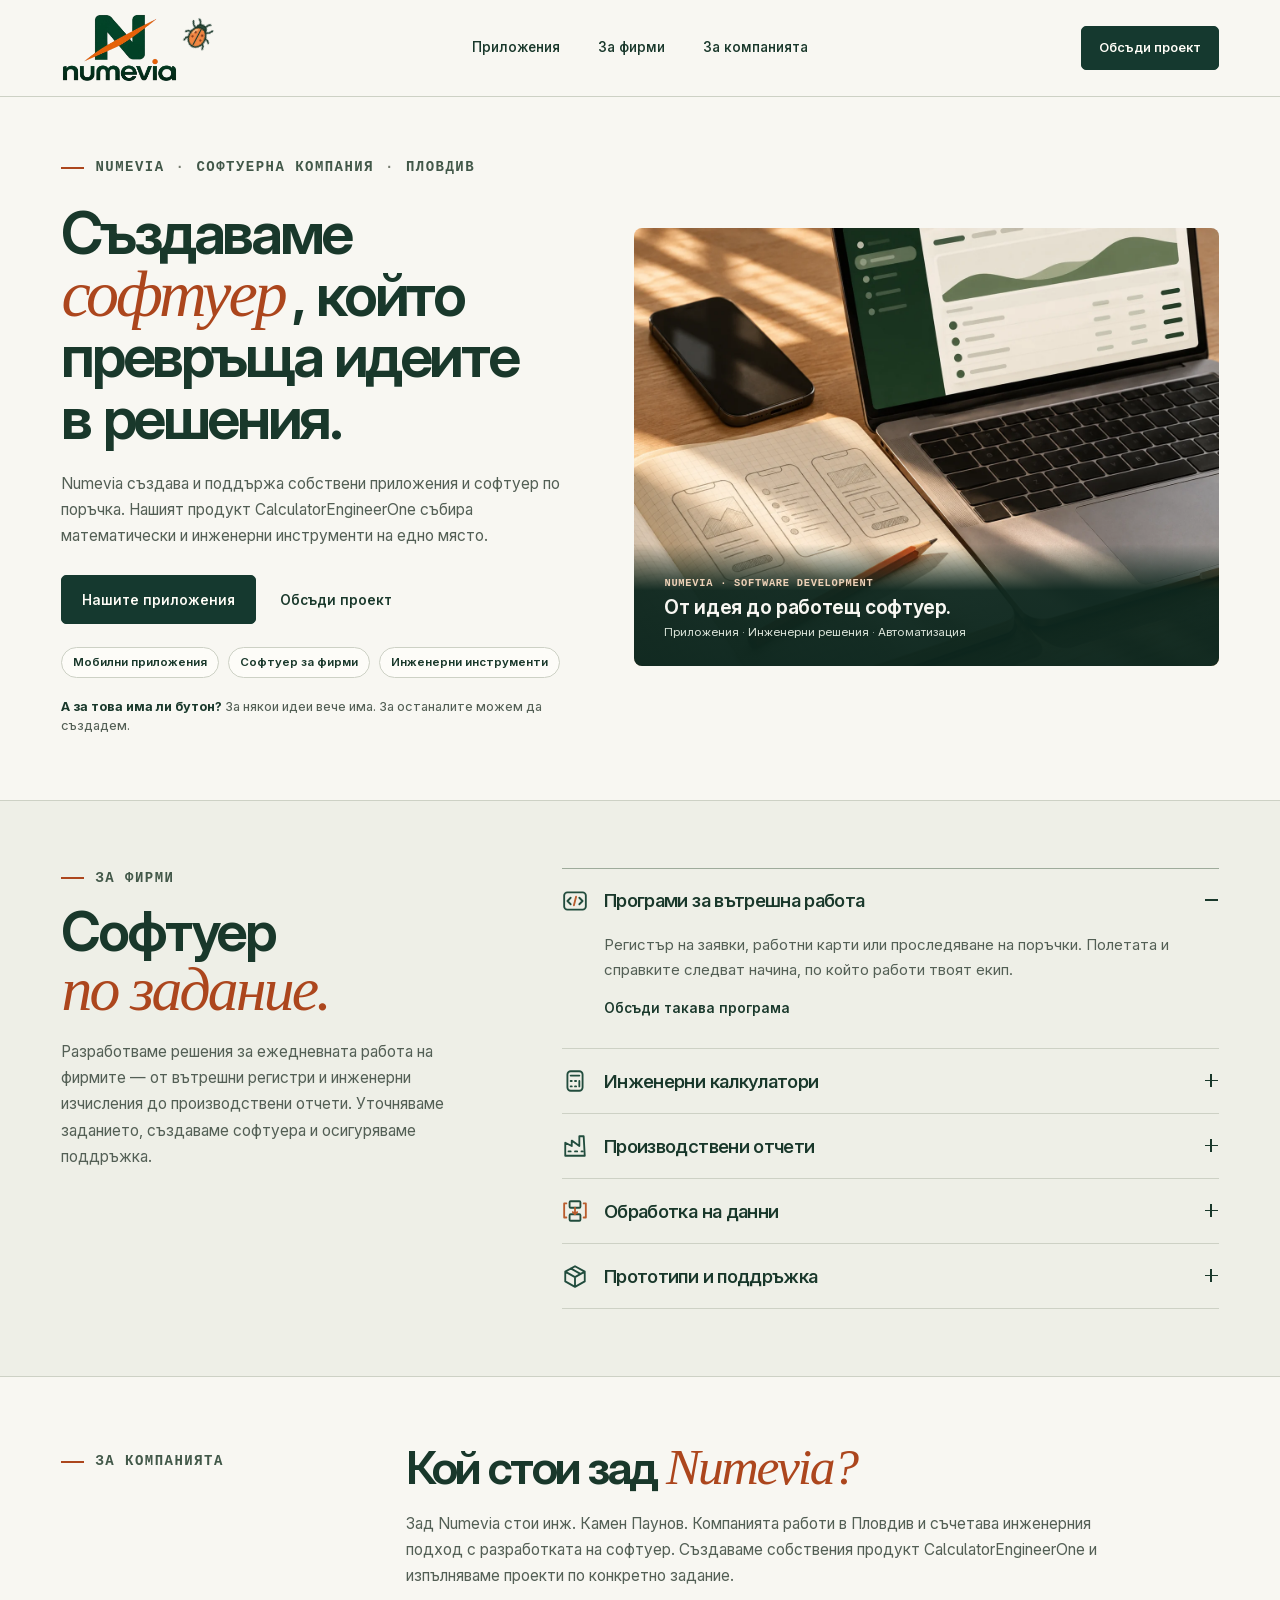
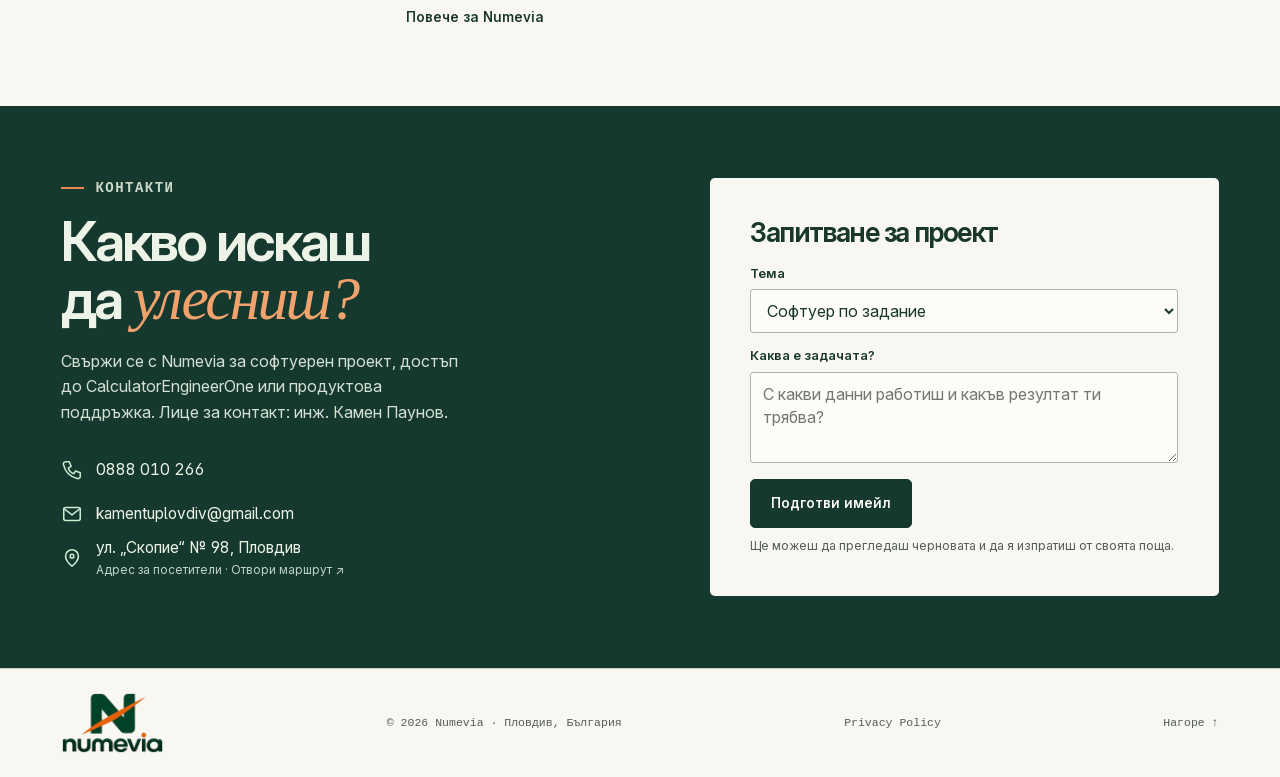
<file: index.html>
<!doctype html>
<html lang="bg">
<head>
  <meta charset="utf-8"><meta name="viewport" content="width=device-width,initial-scale=1">
  <title>Numevia — разработка на софтуер и приложения</title><meta name="description" content="Numevia е софтуерна компания в Пловдив. Създаваме и поддържаме CalculatorEngineerOne, мобилни приложения и софтуер по поръчка за бизнеса.">
  <meta name="theme-color" content="#f8f7f2"><link rel="canonical" href="https://kamentuplovdiv-stack.github.io/numeviasoft/">
  <meta property="og:type" content="website"><meta property="og:locale" content="bg_BG">
  <meta property="og:title" content="Numevia — разработка на софтуер и приложения"><meta property="og:description" content="Numevia е софтуерна компания в Пловдив. Създаваме и поддържаме CalculatorEngineerOne, мобилни приложения и софтуер по поръчка за бизнеса.">
  <meta property="og:url" content="https://kamentuplovdiv-stack.github.io/numeviasoft/"><meta property="og:image" content="https://kamentuplovdiv-stack.github.io/numeviasoft/visuals/numevia-studio-share.jpg">
  <meta name="twitter:card" content="summary_large_image">
  <link rel="icon" type="image/png" href="./visuals/numevia-favicon.png">
  <link rel="preload" href="./fonts/inter.woff2" as="font" type="font/woff2" crossorigin>
  <link rel="stylesheet" href="./bug-game.css">
  <link rel="stylesheet" href="./style.css?v=20261120">
  <noscript><link rel="stylesheet" href="./noscript.css"></noscript>
  <script defer src="./app.js?v=20261120"></script>
<script defer src="./bug-game.js?v=20261120"></script>
</head>
<body data-page="index">
<a class="skip" href="#main">Към съдържанието</a>
<header class="head" id="top"><div class="wrap head-inner">
  <div class="studio-signature"><a class="logo" href="./" aria-label="Numevia — начало"><img src="./visuals/numevia-logo.png?v=original-447" width="447" height="268" alt="Numevia"></a><button class="bug-launch" type="button" id="bug-launch" hidden aria-label="Хвани бъга — игра за 15 секунди" aria-haspopup="dialog" aria-controls="bug-game">
  <img src="./icons/studio-bug.svg" alt="" width="31" height="33">
  <span aria-hidden="true">Хвани бъга</span>
</button></div>
  <button class="menu" type="button" aria-controls="navigation" aria-expanded="false">Меню <i></i></button>
  <nav id="navigation" aria-label="Основна навигация"><a href="./products.html" data-nav="products">Приложения</a><a href="./#services" data-nav="services">За фирми</a><a href="./studio.html" data-nav="studio">За компанията</a><a class="mobile-contact" href="./#contact">Контакти</a></nav>
  <a class="button head-cta" href="./#contact">Обсъди проект</a>
</div></header>
<main id="main"><section class="wrap hero" id="home" aria-labelledby="home-title">
  <div class="hero-copy">
    <p class="kicker">Numevia <span>·</span> Софтуерна компания <span>·</span> Пловдив</p>
    <h1 id="home-title">Създаваме <em>софтуер</em>, който превръща идеите в решения.</h1>
    <p class="lead">Numevia създава и поддържа собствени приложения и софтуер по поръчка. Нашият продукт CalculatorEngineerOne събира математически и инженерни инструменти на едно място.</p>
    <div class="actions" id="product">
      <a class="button" href="./products.html">Нашите приложения</a>
      <a class="textlink" href="#contact" data-topic="custom">Обсъди проект</a>
    </div>
    <nav class="software-signals" aria-label="Какъв софтуер разработваме">
      <a href="./products.html">Мобилни приложения</a>
      <a href="#services">Софтуер за фирми</a>
      <a href="./engineerone.html">Инженерни инструменти</a>
    </nav>
    <p class="hero-aside">А за това има ли бутон? <span>За някои идеи вече има. За останалите можем да създадем.</span></p>
  </div>
  <figure class="hero-visual">
    <img class="studio-photo" src="./visuals/studio-workspace.webp" width="1400" height="1050" alt="Скици на мобилно приложение в тетрадка до екран с работна справка." fetchpriority="high">
    <figcaption class="hero-visual-caption">
      <span class="hero-visual-overline">Numevia · Software development</span>
      <strong>От идея до работещ софтуер.</strong>
      <span class="hero-visual-detail">Приложения <span aria-hidden="true">·</span> Инженерни решения <span aria-hidden="true">·</span> Автоматизация</span>
    </figcaption>
  </figure>
</section>
<section class="tint" id="services"><div class="wrap split section"><div><p class="kicker">За фирми</p><h2>Софтуер <em>по задание.</em></h2><p class="lead">Разработваме решения за ежедневната работа на фирмите — от вътрешни регистри и инженерни изчисления до производствени отчети. Уточняваме заданието, създаваме софтуера и осигуряваме поддръжка.</p></div>
  <div class="rows">
    <details open><summary><img src="./icons/code.svg" width="26" height="26" alt="">Програми за вътрешна работа<i class="plus"></i></summary><div><p>Регистър на заявки, работни карти или проследяване на поръчки. Полетата и справките следват начина, по който работи твоят екип.</p><a class="textlink" data-topic="custom" href="#contact">Обсъди такава програма</a></div></details>
    <details><summary><img src="./icons/calculator.svg" width="26" height="26" alt="">Инженерни калкулатори<i class="plus"></i></summary><div><p>Превръщаме формула или таблица в инструмент с ясни единици, гранични стойности и контролен пример.</p><a class="textlink" data-topic="engineering" href="#contact">Обсъди калкулатор</a></div></details>
    <details><summary><img src="./icons/factory.svg" width="26" height="26" alt="">Производствени отчети<i class="plus"></i></summary><div><p>Въвеждане на количества, операции и отклонения по смени. Получаваш справка по изделие, период или работно място.</p><a class="textlink" data-topic="production" href="#contact">Обсъди отчет</a></div></details>
    <details><summary><img src="./icons/automation.svg" width="26" height="26" alt="">Обработка на данни<i class="plus"></i></summary><div><p>Обединяване на еднотипни таблици, откриване на липсващи стойности и подготовка на данните за следващата справка.</p><a class="textlink" data-topic="automation" href="#contact">Обсъди автоматизация</a></div></details>
    <details><summary><img src="./icons/prototype.svg" width="26" height="26" alt="">Прототипи и поддръжка<i class="plus"></i></summary><div><p>Изпробваш основната операция с примерни данни. По обратната връзка уточняваме следващите функции и нужната поддръжка.</p><a class="textlink" data-topic="prototype" href="#contact">Обсъди прототип</a></div></details></div></div></section>
<section class="wrap about section" id="about"><p class="kicker">За компанията</p><div><h2>Кой стои зад <em>Numevia?</em></h2><p class="lead">Зад Numevia стои инж. Камен Паунов. Компанията работи в Пловдив и съчетава инженерния подход с разработката на софтуер. Създаваме собствения продукт CalculatorEngineerOne и изпълняваме проекти по конкретно задание.</p><a class="textlink" href="./studio.html">Повече за Numevia</a></div></section><section class="contact" id="contact" aria-labelledby="contact-title"><div class="wrap contact-layout">
  <div><p class="kicker light">Контакти</p><h2 id="contact-title">Какво искаш<br>да <em>улесниш?</em></h2><p class="contact-copy">Свържи се с Numevia за софтуерен проект, достъп до CalculatorEngineerOne или продуктова поддръжка. Лице за контакт: инж. Камен Паунов.</p>
    <address><a href="tel:+359888010266"><img src="./icons/phone.svg" width="22" height="22" alt="">0888 010 266</a><a href="mailto:kamentuplovdiv@gmail.com"><img src="./icons/mail.svg" width="22" height="22" alt="">kamentuplovdiv@gmail.com</a><a href="https://www.google.com/maps/dir/?api=1&amp;destination=ул.+Скопие+98,+Пловдив,+България"><img src="./icons/pin.svg" width="22" height="22" alt=""><span>ул. „Скопие“ № 98, Пловдив<small>Адрес за посетители · Отвори маршрут ↗</small></span></a></address>
  </div>
  <form id="brief" action="mailto:kamentuplovdiv@gmail.com" method="post" enctype="text/plain"><h3>Запитване за проект</h3>
    <label for="topic">Тема</label><select id="topic" name="Тема"><option value="custom">Софтуер по задание</option><option value="engineering">Инженерен калкулатор</option><option value="production">Производствени отчети</option><option value="automation">Автоматизация на данни</option><option value="prototype">Прототип и поддръжка</option><option value="engineerone">CalculatorEngineerOne — достъп и поддръжка</option><option value="other">Друг въпрос</option></select>
    <label for="message">Каква е задачата?</label><textarea id="message" name="Задача" rows="3" minlength="10" maxlength="2500" required aria-describedby="brief-help brief-error" placeholder="С какви данни работиш и какъв резултат ти трябва?"></textarea>
    <p id="brief-error" role="alert" hidden></p><button class="button" type="submit">Подготви имейл</button><small id="brief-help">Ще можеш да прегледаш черновата и да я изпратиш от своята поща.</small>
    <div id="brief-result" hidden><h4 id="draft-title" tabindex="-1">Чернова на запитването</h4><label for="prepared">Текст на имейла</label><textarea id="prepared" readonly rows="4"></textarea><div class="actions"><a id="send-mail" class="button" href="mailto:kamentuplovdiv@gmail.com">Отвори в пощата</a><button type="button" class="textlink" id="copy">Копирай текста</button></div><span role="status" id="copy-status"></span></div>
  </form></div></section>
<dialog class="bug-game" id="bug-game" aria-labelledby="bug-title" aria-describedby="bug-help">
  <div class="bug-heading">
    <h2 id="bug-title">Хвани <em>бъга!</em></h2>
    <button class="bug-close" type="button" aria-label="Затвори играта">×</button>
  </div>
  <p id="bug-help">Хващай бръмбарчето с докосване или с клавиша Enter. Имаш 15 секунди.</p>
  <div class="bug-stats">
    <span>Уловени <b id="bug-score">0</b></span>
    <span>Остават <b id="bug-time">15 сек.</b></span>
  </div>
  <div class="bug-arena">
    <button class="bug-target" type="button" aria-label="Хвани бръмбарчето">
      <img src="./icons/studio-bug.svg" alt="" width="45" height="48">
    </button>
    <div class="bug-finish" hidden>
      <p id="bug-result" role="status"></p>
      <button class="button" id="bug-replay" type="button">Играй пак <span aria-hidden="true">↻</span></button>
    </div>
  </div>
</dialog>
</main>
<footer class="foot"><div class="wrap foot-inner"><a class="logo" href="./" aria-label="Numevia — начало"><img src="./visuals/numevia-logo.png?v=original-447" width="447" height="268" alt="Numevia"></a><p>© 2026 Numevia · Пловдив, България</p><a class="textlink" href="./privacy-policy.html" lang="en">Privacy Policy</a><a class="textlink" href="#top">Нагоре ↑</a></div></footer>
</body></html>
</file>
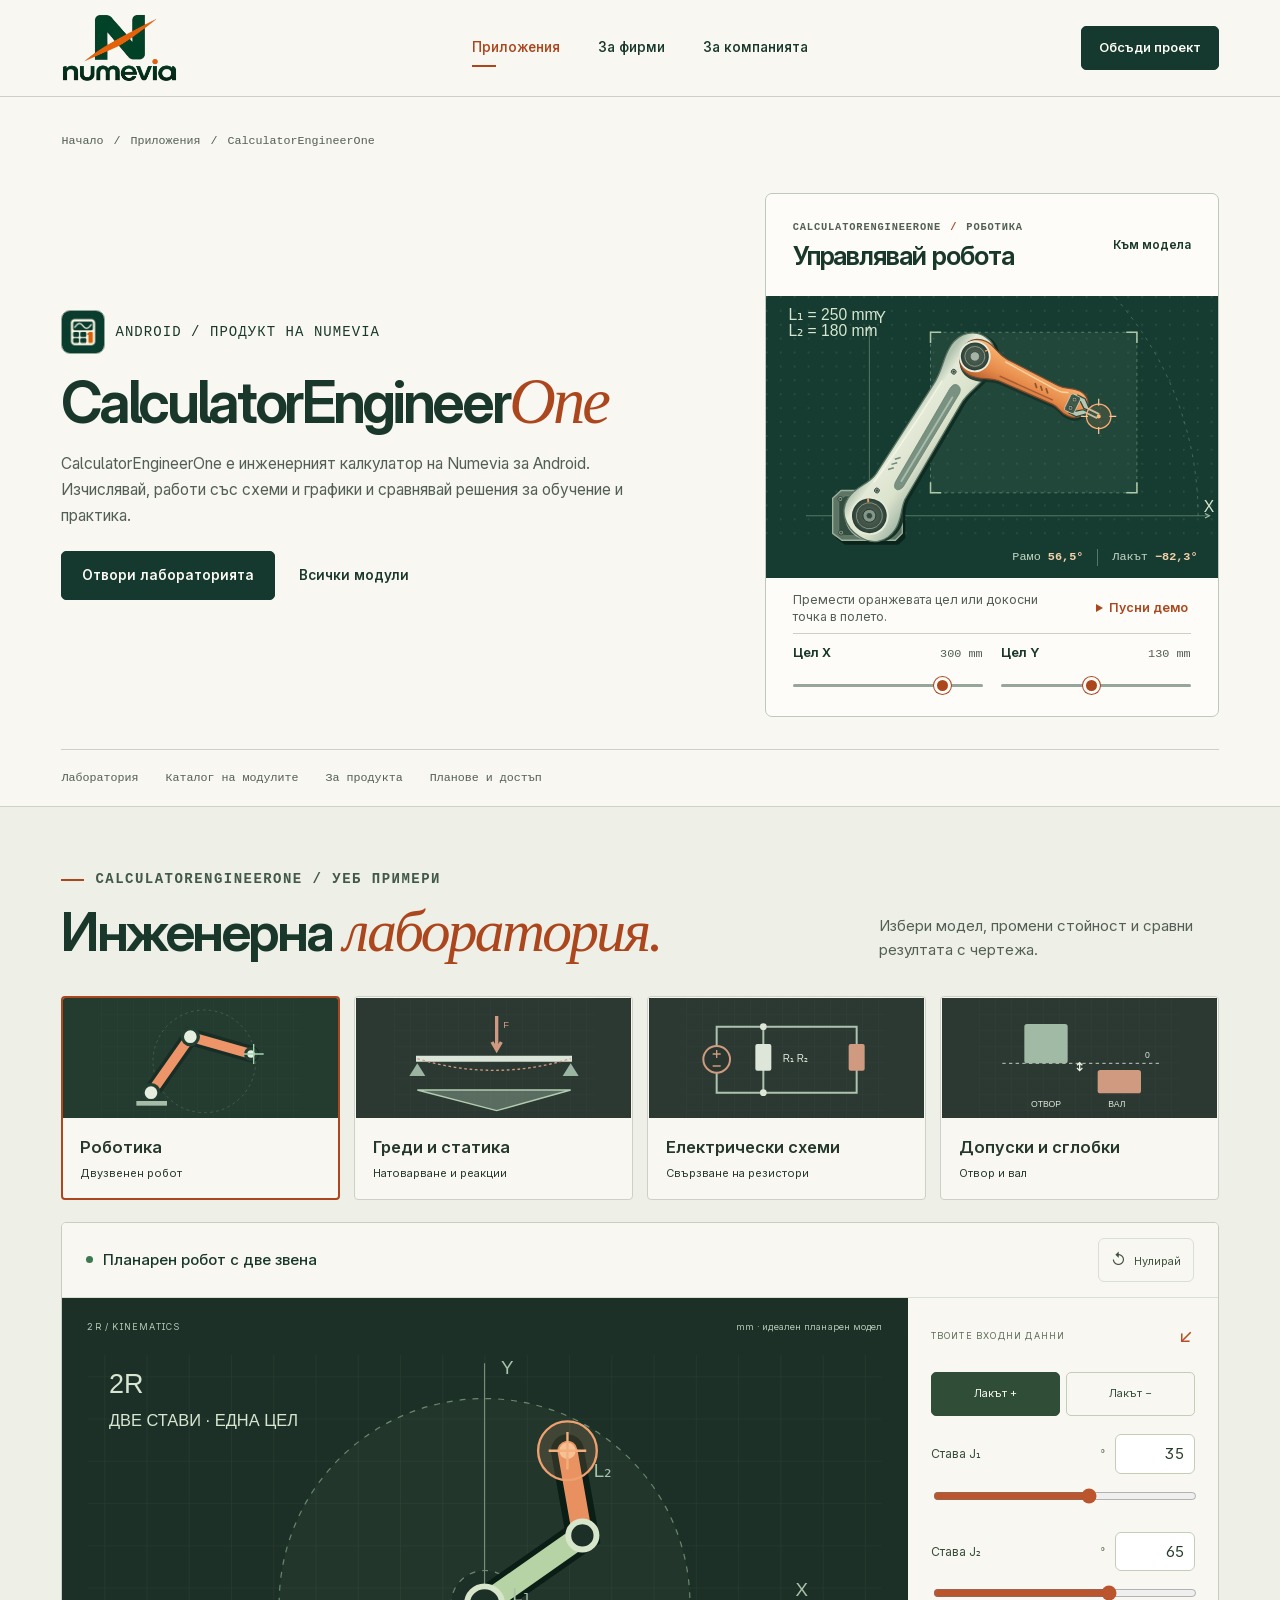
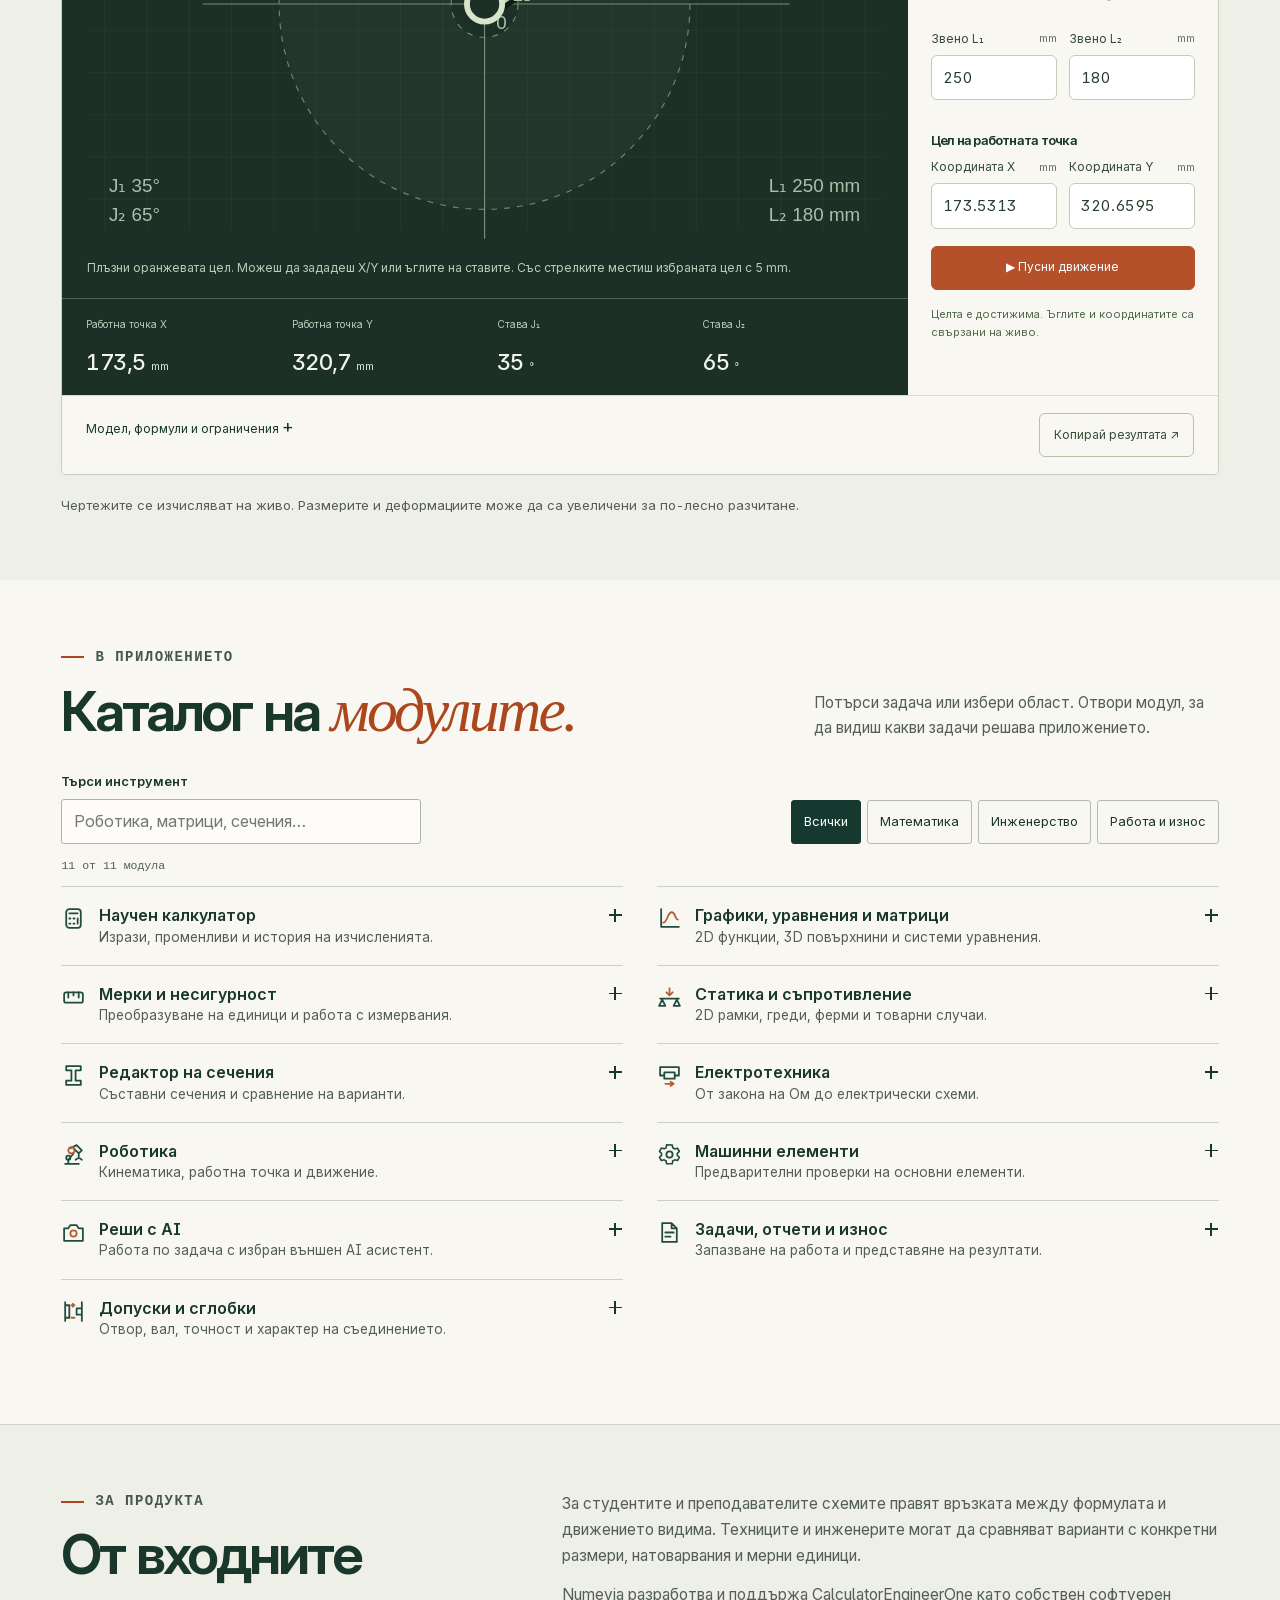
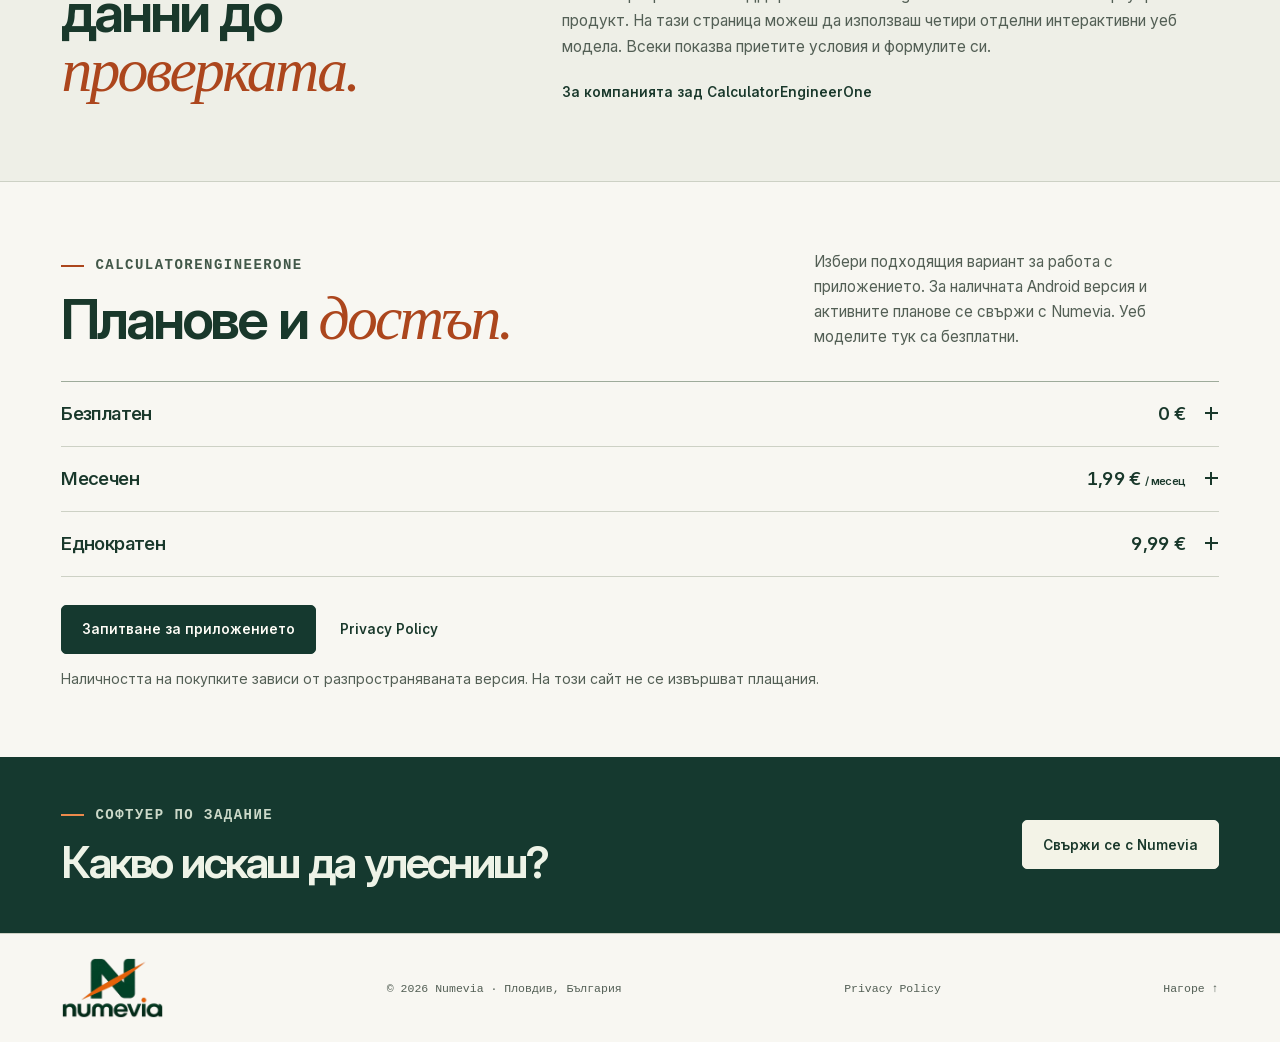
<file: engineerone.html>
<!doctype html>
<html lang="bg">
<head>
  <meta charset="utf-8"><meta name="viewport" content="width=device-width,initial-scale=1">
  <title>CalculatorEngineerOne — инженерен калкулатор | Numevia</title><meta name="description" content="CalculatorEngineerOne е Android приложение на Numevia за математика, статика, електротехника и роботика. Разгледай модулите, плановете и интерактивните уеб примери.">
  <meta name="theme-color" content="#f8f7f2"><link rel="canonical" href="https://kamentuplovdiv-stack.github.io/numeviasoft/engineerone.html">
  <meta property="og:type" content="website"><meta property="og:locale" content="bg_BG">
  <meta property="og:title" content="CalculatorEngineerOne — инженерен калкулатор | Numevia"><meta property="og:description" content="CalculatorEngineerOne е Android приложение на Numevia за математика, статика, електротехника и роботика. Разгледай модулите, плановете и интерактивните уеб примери.">
  <meta property="og:url" content="https://kamentuplovdiv-stack.github.io/numeviasoft/engineerone.html"><meta property="og:image" content="https://kamentuplovdiv-stack.github.io/numeviasoft/visuals/numevia-robot-share.jpg">
  <meta name="twitter:card" content="summary_large_image">
  <link rel="icon" type="image/png" href="./visuals/numevia-favicon.png">
  <link rel="preload" href="./fonts/inter.woff2" as="font" type="font/woff2" crossorigin>
  <link rel="stylesheet" href="./lab.css?v=20261120">
  <link rel="stylesheet" href="./style.css?v=20261120">
  <noscript><link rel="stylesheet" href="./noscript.css"></noscript>
  <script defer src="./app.js?v=20261120"></script>
<script defer src="./modules-data.js?v=20261120"></script>
<script defer src="./catalog.js?v=20261120"></script>
<script defer src="./lab-math.js?v=20261120"></script>
<script defer src="./lab.js?v=20261120"></script>
<script defer src="./robot-preview.js?v=20261120"></script>
</head>
<body data-page="engineerone">
<a class="skip" href="#main">Към съдържанието</a>
<header class="head" id="top"><div class="wrap head-inner">
  <a class="logo" href="./" aria-label="Numevia — начало"><img src="./visuals/numevia-logo.png?v=original-447" width="447" height="268" alt="Numevia"></a>
  <button class="menu" type="button" aria-controls="navigation" aria-expanded="false">Меню <i></i></button>
  <nav id="navigation" aria-label="Основна навигация"><a href="./products.html" data-nav="products" aria-current="location">Приложения</a><a href="./#services" data-nav="services">За фирми</a><a href="./studio.html" data-nav="studio">За компанията</a><a class="mobile-contact" href="./#contact">Контакти</a></nav>
  <a class="button head-cta" href="./#contact">Обсъди проект</a>
</div></header>
<main id="main"><section class="wrap subhead product-intro" id="home"><nav class="crumb" aria-label="Път до страницата"><a href="./">Начало</a><span>/</span><a href="./products.html">Приложения</a><span>/</span><span aria-current="page">CalculatorEngineerOne</span></nav>
<div class="sub-grid"><div><div class="product-meta"><img src="./visuals/engineerone.webp" width="44" height="44" alt=""><span>Android / Продукт на Numevia</span></div><h1 class="product-name">Calculator<wbr>Engineer<em>One</em></h1><p class="lead">CalculatorEngineerOne е инженерният калкулатор на Numevia за Android. Изчислявай, работи със схеми и графики и сравнявай решения за обучение и практика.</p><div class="actions"><a class="button" href="#demo">Отвори лабораторията</a><a class="textlink" href="#modules">Всички модули</a></div></div><section class="robot-preview" aria-labelledby="robot-heading">
  <header class="robot-head">
    <div><p>CalculatorEngineerOne <span>/</span> Роботика</p><h2 id="robot-heading">Управлявай робота</h2></div>
    <a id="robot-detail" class="robot-link" href="./engineerone.html?model=robot&amp;x=300&amp;y=130&amp;elbow=-1#demo" aria-label="Отвори робота в лабораторията">Към модела</a>
  </header>
  <figure class="robot-stage">
    <svg id="robot-drawing" xmlns="http://www.w3.org/2000/svg" viewBox="0 0 520 288" role="img" aria-labelledby="robot-figure-title robot-figure-desc">
      <title id="robot-figure-title">Роботизирано рамо с две въртящи стави, изглед отгоре</title>
      <desc id="robot-figure-desc">Двете звена са 250 и 180 mm. Целта е в точка X 300 mm, Y 130 mm.</desc>
      <defs>
        <pattern id="robot-grid" width="16" height="16" patternUnits="userSpaceOnUse"><circle cx="1" cy="1" r=".8" fill="#698a77" opacity=".55"/></pattern>
        <linearGradient id="robot-arm-coat" x1="0" y1="0" x2=".12" y2="1"><stop stop-color="#a5b9a8"/><stop offset=".38" stop-color="#dbe2cc"/><stop offset=".8" stop-color="#e4ead8"/><stop offset="1" stop-color="#b1c2ae"/></linearGradient>
        <linearGradient id="robot-forearm-coat" x1="0" y1="0" x2=".05" y2="1"><stop stop-color="#bd622e"/><stop offset=".4" stop-color="#e58949"/><stop offset=".83" stop-color="#f4a663"/><stop offset="1" stop-color="#f7b77b"/></linearGradient>
        <radialGradient id="robot-motor"><stop stop-color="#58665a"/><stop offset=".76" stop-color="#394b40"/><stop offset="1" stop-color="#213b30"/></radialGradient>
        <path id="robot-casting" d="M-30-4C-30-25-16-38 4-38c15 0 24 8 39 11l146 8c18 1 33-8 55-8 21 0 35 12 35 29 0 19-15 32-34 32-20 0-33-9-55-9L51 23c-17 0-28 13-47 13C-16 36-30 19-30-4Z"/>
        <path id="robot-forearm" d="M-19 0c0-16 12-26 27-25 13 1 19 8 34 10l77 3c9 0 14-6 24-5 11 0 19 7 19 17 0 12-8 19-19 19-12 0-16-6-28-6l-75 2c-17 1-22 9-35 9-15 0-24-10-24-24Z"/>
        <g id="robot-bolt"><circle r="3.2" fill="#93a394" stroke="#21382c" stroke-width="1"/><path d="m-1.65 0 .8-1.35h1.7l.8 1.35-.8 1.35h-1.7Z" fill="#34493c"/></g>
      </defs>
      <rect width="520" height="288" fill="#163c32"/><rect width="520" height="288" fill="url(#robot-grid)"/>
      <g id="robot-world" transform="translate(119 253) scale(.88 -.88)">
        <path d="M-83 0H445M0-12V248" fill="none" stroke="#8eaa91" stroke-width="1.05" opacity=".66"/>
        <path d="m439 3 6-3-6-3M-3 242l3 6 3-6" fill="none" stroke="#a5bca4" stroke-width="1.4"/>
        <path d="M430 0A430 430 0 0 1 0 430" stroke="#a4bba1" stroke-dasharray="4 7" fill="none" opacity=".46"/>
        <rect id="robot-area" x="80" y="30" width="270" height="210" fill="#7ea685" fill-opacity=".1" stroke="#85a68d" stroke-opacity=".76" stroke-dasharray="4 5"/>
        <path d="M80 44V30h14m242 0h14v14m0 182v14h-14m-242 0H80v-14" fill="none" stroke="#afc8a7" stroke-width="2"/>
        <path id="robot-route" stroke="#eabb86" stroke-opacity=".65" stroke-dasharray="4 5" fill="none"/>
        <g aria-hidden="true" stroke-linejoin="round">
          <path d="M-48-23v46l11 10h67l13-11v-45l-9-9h-70Z" fill="#0a241b" transform="translate(4 -6)"/>
          <path d="M-48-23v46l11 10h67l13-11v-45l-9-9h-70Z" fill="#5c7565" stroke="#9eb09c" stroke-width="1.8"/>
          <path d="M-40-19v38l8 7h55l11-8v-39l-6-5h-61Z" fill="#334d40" stroke="#718775"/>
          <use href="#robot-bolt" x="-38" y="22"/><use href="#robot-bolt" x="32" y="21"/>
          <use href="#robot-bolt" x="-37" y="-22"/><use href="#robot-bolt" x="32" y="-21"/>
          <circle r="31" fill="#223c30" stroke="#aebdaa" stroke-width="2"/>
          <g id="robot-shoulder" transform="rotate(56.4956)">
            <use href="#robot-casting" transform="translate(2 -5)" fill="#0c291e" opacity=".85"/>
            <use href="#robot-casting" fill="url(#robot-arm-coat)" stroke="#577160" stroke-width="1.7"/>
            <path d="M40 19c20-1 66-2 101-2l59 1" fill="none" stroke="#f8f8e6" stroke-width="1.7" opacity=".84"/>
            <path d="M56-16l140 6c7 0 11 4 10 9-1 4-4 5-10 5L57-4c-11-1-12-10-1-12Z" fill="#789181" stroke="#6c8273"/>
            <path d="m61-10 128 5" fill="none" stroke="#a9bbab" stroke-width="2.5" stroke-linecap="round"/>
            <g stroke="#718877" stroke-width="2"><path d="m64 13 6-5m2 5 6-5m2 5 6-5"/></g>
            <use href="#robot-bolt" x="33" y="10"/><use href="#robot-bolt" x="218" y="12"/>
            <circle r="24" fill="url(#robot-motor)" stroke="#e4ead7" stroke-width="2.6"/>
            <circle r="17" fill="none" stroke="#8d9f8e"/><circle r="8.5" fill="#85968a" stroke="#182f22"/>
            <path d="m-4 0 2-3.5h4l2 3.5-2 3.5h-4Z" fill="#354c3c"/>
            <path d="M14 11l4 3" stroke="#ed9b61" stroke-width="2.4"/>
            <g id="robot-elbow" transform="translate(250 0) rotate(-82.3377)">
              <use href="#robot-forearm" transform="translate(2 -4)" fill="#183428" opacity=".9"/>
              <use href="#robot-forearm" fill="url(#robot-forearm-coat)" stroke="#814a2d" stroke-width="1.6"/>
              <path d="m39 11 76-4c8-.5 10 1 16 4" fill="none" stroke="#fed3a2" stroke-width="1.8"/>
              <path d="m41-9 75 2" stroke="#a75d33" stroke-width="2" stroke-linecap="round"/>
              <g stroke="#8c532f" stroke-width="2.2"><path d="m86 3 5-5m3 5 5-5m3 5 5-5"/></g>
              <circle r="19.5" fill="url(#robot-motor)" stroke="#e9ecdc" stroke-width="2.5"/>
              <circle r="13" fill="none" stroke="#93a291"/><circle r="6.2" fill="#a5b4a4" stroke="#344b3c"/>
              <path d="m9 12 3 3" stroke="#ffa86c" stroke-width="1.8"/>
              <g fill="#b6c7b7" stroke="#2b4837" stroke-width="1.6">
                <path d="M143 13h11l9-8h17v-4h-22l-8 6h-7Z"/><path d="M143-13h11l9 8h17v4h-22l-8-6h-7Z"/>
              </g>
              <rect x="135" y="-12" width="14" height="24" rx="3" fill="#435a4a" stroke="#c7d3bf"/>
              <use href="#robot-bolt" x="142" y="6"/><use href="#robot-bolt" x="142" y="-6"/>
            </g>
          </g>
        </g>
        <g id="robot-target" transform="translate(300 130)">
          <circle r="16" fill="#f59b56" fill-opacity=".13" stroke="#ffae73" stroke-width="1.7"/>
          <path d="M-23 0h9m28 0h9M0-23v9m0 28v9" fill="none" stroke="#ffc497" stroke-width="1.6"/>
          <circle r="2.7" fill="#ffb879"/><circle id="robot-handle" r="51" fill="transparent"/>
        </g>
      </g>
      <g fill="#c6d7c4" font-family="monospace" font-size="13">
        <text x="26" y="28">L₁ = 250 mm</text><text x="26" y="46">L₂ = 180 mm</text>
        <text x="504" y="249">X</text><text x="126" y="31">Y</text>
      </g>
    </svg>
    <figcaption class="robot-angles">
      <span>Рамо <b id="robot-q1">56,5°</b></span><span>Лакът <b id="robot-q2">−82,3°</b></span>
    </figcaption>
  </figure>
  <div class="robot-controls" hidden>
    <div class="robot-actions"><p>Премести оранжевата цел или докосни точка в полето.</p><button type="button" id="robot-motion"><i aria-hidden="true"></i><span>Пусни демо</span></button></div>
    <div class="robot-coordinates">
      <div><div class="robot-label"><label for="robot-x">Цел X</label><span id="robot-x-value">300 mm</span></div><input id="robot-x" type="range" min="80" max="350" step="1" value="300" aria-valuetext="300 mm"></div>
      <div><div class="robot-label"><label for="robot-y">Цел Y</label><span id="robot-y-value">130 mm</span></div><input id="robot-y" type="range" min="30" max="240" step="1" value="130" aria-valuetext="130 mm"></div>
    </div>
  </div>
</section></div>
<nav class="section-nav" aria-label="На тази страница"><a href="#demo">Лаборатория</a><a href="#modules">Каталог на модулите</a><a href="#overview">За продукта</a><a href="#plans">Планове и достъп</a></nav></section>
<section class="engineering-lab" id="demo">
<div class="wrap">
<div class="lab-heading">
<div>
<p class="kicker">CalculatorEngineerOne / Уеб примери</p>
<h2>Инженерна <em>лаборатория.</em>
</h2>
</div>
<p>Избери модел, промени стойност и сравни резултата с чертежа.</p>
</div>
<div class="lab-choices" role="tablist" aria-label="Интерактивни инженерни примери">
<button class="lab-choice selected" id="tab-robot" role="tab" aria-controls="lab-panel" aria-selected="true" tabindex="0" data-lab="robot">
<img src="./visuals/robot.svg" width="300" height="180" alt="" loading="lazy">
<span class="choice-copy">
<strong>Роботика</strong>
<span>Двузвенен робот</span>
</span>
</button>
<button class="lab-choice " id="tab-beam" role="tab" aria-controls="lab-panel" aria-selected="false" tabindex="-1" data-lab="beam">
<img src="./visuals/beam.svg" width="300" height="180" alt="" loading="lazy">
<span class="choice-copy">
<strong>Греди и статика</strong>
<span>Натоварване и реакции</span>
</span>
</button>
<button class="lab-choice " id="tab-circuit" role="tab" aria-controls="lab-panel" aria-selected="false" tabindex="-1" data-lab="circuit">
<img src="./visuals/circuit.svg" width="300" height="180" alt="" loading="lazy">
<span class="choice-copy">
<strong>Електрически схеми</strong>
<span>Свързване на резистори</span>
</span>
</button>
<button class="lab-choice " id="tab-fit" role="tab" aria-controls="lab-panel" aria-selected="false" tabindex="-1" data-lab="fit">
<img src="./visuals/fit.svg" width="300" height="180" alt="" loading="lazy">
<span class="choice-copy">
<strong>Допуски и сглобки</strong>
<span>Отвор и вал</span>
</span>
</button>
</div>
<div class="lab-panel" id="lab-panel" role="tabpanel" aria-labelledby="tab-robot">
<div class="lab-topbar">
<div>
<span class="lab-live-dot">
</span>
<strong id="lab-title">Планарен робот с две звена</strong>
</div>
<div class="lab-tools">
<button type="button" id="lab-reset" aria-label="Възстанови примерните стойности">↺ <span>Нулирай</span>
</button>
</div>
</div>
<div class="lab-body">
<div class="lab-viewport">
<div class="canvas-caption">
<span id="lab-canvas-label">2R KINEMATICS</span>
<span id="lab-scale">mm / идеален модел</span>
</div>
<svg id="lab-canvas" viewBox="0 0 720 440" role="img" aria-labelledby="canvas-title canvas-description">
<title id="canvas-title">Интерактивен чертеж</title>
<desc id="canvas-description">Визуализация на избрания инженерен пример.</desc>
</svg>
<p class="lab-hint" id="lab-hint">
</p>
<div class="lab-kpis" id="lab-kpis">
</div>
</div>
<div class="lab-controls">
<div class="control-heading">
<span>ТВОИТЕ ВХОДНИ ДАННИ</span>
<span>↙</span>
</div>
<div id="lab-fields">
</div>
<div id="lab-error" class="lab-error" role="alert" hidden>
</div>
<div class="lab-status" id="lab-status" role="status">
</div>
</div>
</div>
<div class="lab-bottom">
<details>
<summary>Модел, формули и ограничения <span>+</span>
</summary>
<div id="lab-method">
</div>
</details>
<button type="button" id="lab-copy">Копирай резултата ↗</button>
</div>
<div class="lab-feedback" id="lab-feedback" role="status">
</div>
</div>
<p class="lab-note">Чертежите се изчисляват на живо. Размерите и деформациите може да са увеличени за по-лесно разчитане.</p>
<noscript>Включи JavaScript, за да управляваш чертежите. CalculatorEngineerOne включва роботика, статика, електротехника и допуски.</noscript>
</div>
</section>
<section class="wrap section" id="modules"><div class="section-heading"><div><p class="kicker">В приложението</p><h2>Каталог на <em>модулите.</em></h2></div><p>Потърси задача или избери област. Отвори модул, за да видиш какви задачи решава приложението.</p></div>
<div class="catalog-toolbar"><label for="module-search">Търси инструмент<input id="module-search" type="search" placeholder="Роботика, матрици, сечения…" autocomplete="off"></label><div class="filters" role="group" aria-label="Филтър по категория"><button class="active" type="button" data-filter="all" aria-pressed="true">Всички</button><button type="button" data-filter="math" aria-pressed="false">Математика</button><button type="button" data-filter="engineering" aria-pressed="false">Инженерство</button><button type="button" data-filter="workflow" aria-pressed="false">Работа и износ</button></div></div><p id="catalog-count" role="status"></p><div id="module-list" class="module-list"></div>
<div id="no-results" hidden><h3>Няма съвпадения</h3><p>Потърси по-кратка дума или избери друга категория.</p><button type="button" class="textlink" id="clear-search">Изчисти търсенето</button></div><noscript>Включи JavaScript за търсене. Каталогът включва математика, измервания, статика, сечения, електротехника, роботика, машини, задачи от снимка и отчети.</noscript></section>
<section class="tint" id="overview"><div class="wrap section split"><div><p class="kicker">За продукта</p><h2>От входните данни до <em>проверката.</em></h2></div><div class="prose"><p>За студентите и преподавателите схемите правят връзката между формулата и движението видима. Техниците и инженерите могат да сравняват варианти с конкретни размери, натоварвания и мерни единици.</p><p>Numevia разработва и поддържа CalculatorEngineerOne като собствен софтуерен продукт. На тази страница можеш да използваш четири отделни интерактивни уеб модела. Всеки показва приетите условия и формулите си.</p><a href="./studio.html" class="textlink">За компанията зад CalculatorEngineerOne</a></div></div></section>
<section class="wrap section" id="plans"><div class="section-heading"><div><p class="kicker">CalculatorEngineerOne</p><h2>Планове и <em>достъп.</em></h2></div><p>Избери подходящия вариант за работа с приложението. За наличната Android версия и активните планове се свържи с Numevia. Уеб моделите тук са безплатни.</p></div><div class="rows access">
<details><summary>Безплатен <strong>0 €</strong><i class="plus"></i></summary><div>Безплатен план с реклами.</div></details><details><summary>Месечен <strong>1,99 € <small>/ месец</small></strong><i class="plus"></i></summary><div>Месечен абонамент за използване на приложението без реклами.</div></details><details><summary>Еднократен <strong>9,99 €</strong><i class="plus"></i></summary><div>Еднократна покупка за постоянно отключване на всички функции без реклами.</div></details></div><div class="actions access-contact"><a class="button" href="./?topic=engineerone#contact">Запитване за приложението</a><a class="textlink" href="./privacy-policy.html" lang="en">Privacy Policy</a></div><p class="access-note">Наличността на покупките зависи от разпространяваната версия. На този сайт не се извършват плащания.</p></section><div id="contact"><section class="strip"><div class="wrap strip-inner"><div><p class="kicker light">Софтуер по задание</p><h2>Какво искаш да улесниш?</h2></div><a class="button pale" href="./#contact">Свържи се с Numevia</a></div></section></div>
</main>
<footer class="foot"><div class="wrap foot-inner"><a class="logo" href="./" aria-label="Numevia — начало"><img src="./visuals/numevia-logo.png?v=original-447" width="447" height="268" alt="Numevia"></a><p>© 2026 Numevia · Пловдив, България</p><a class="textlink" href="./privacy-policy.html" lang="en">Privacy Policy</a><a class="textlink" href="#top">Нагоре ↑</a></div></footer>
</body></html>
</file>
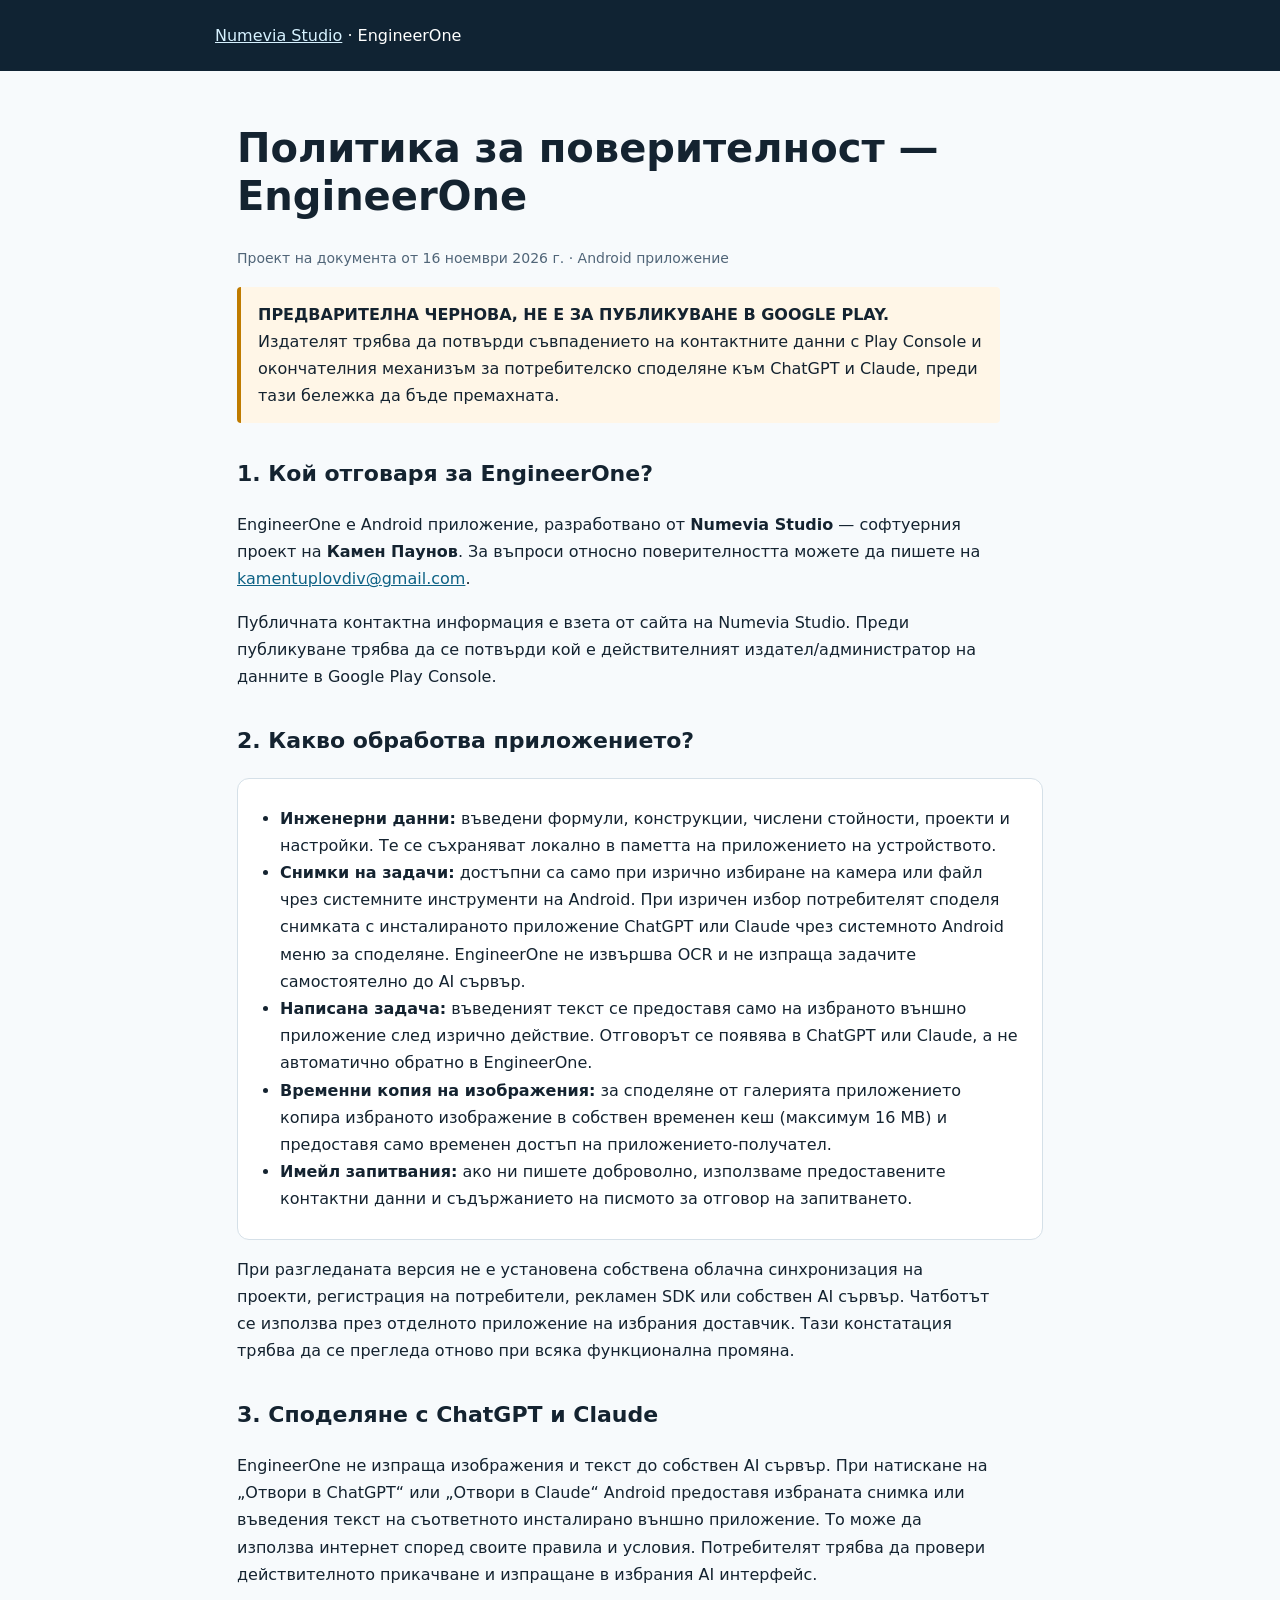
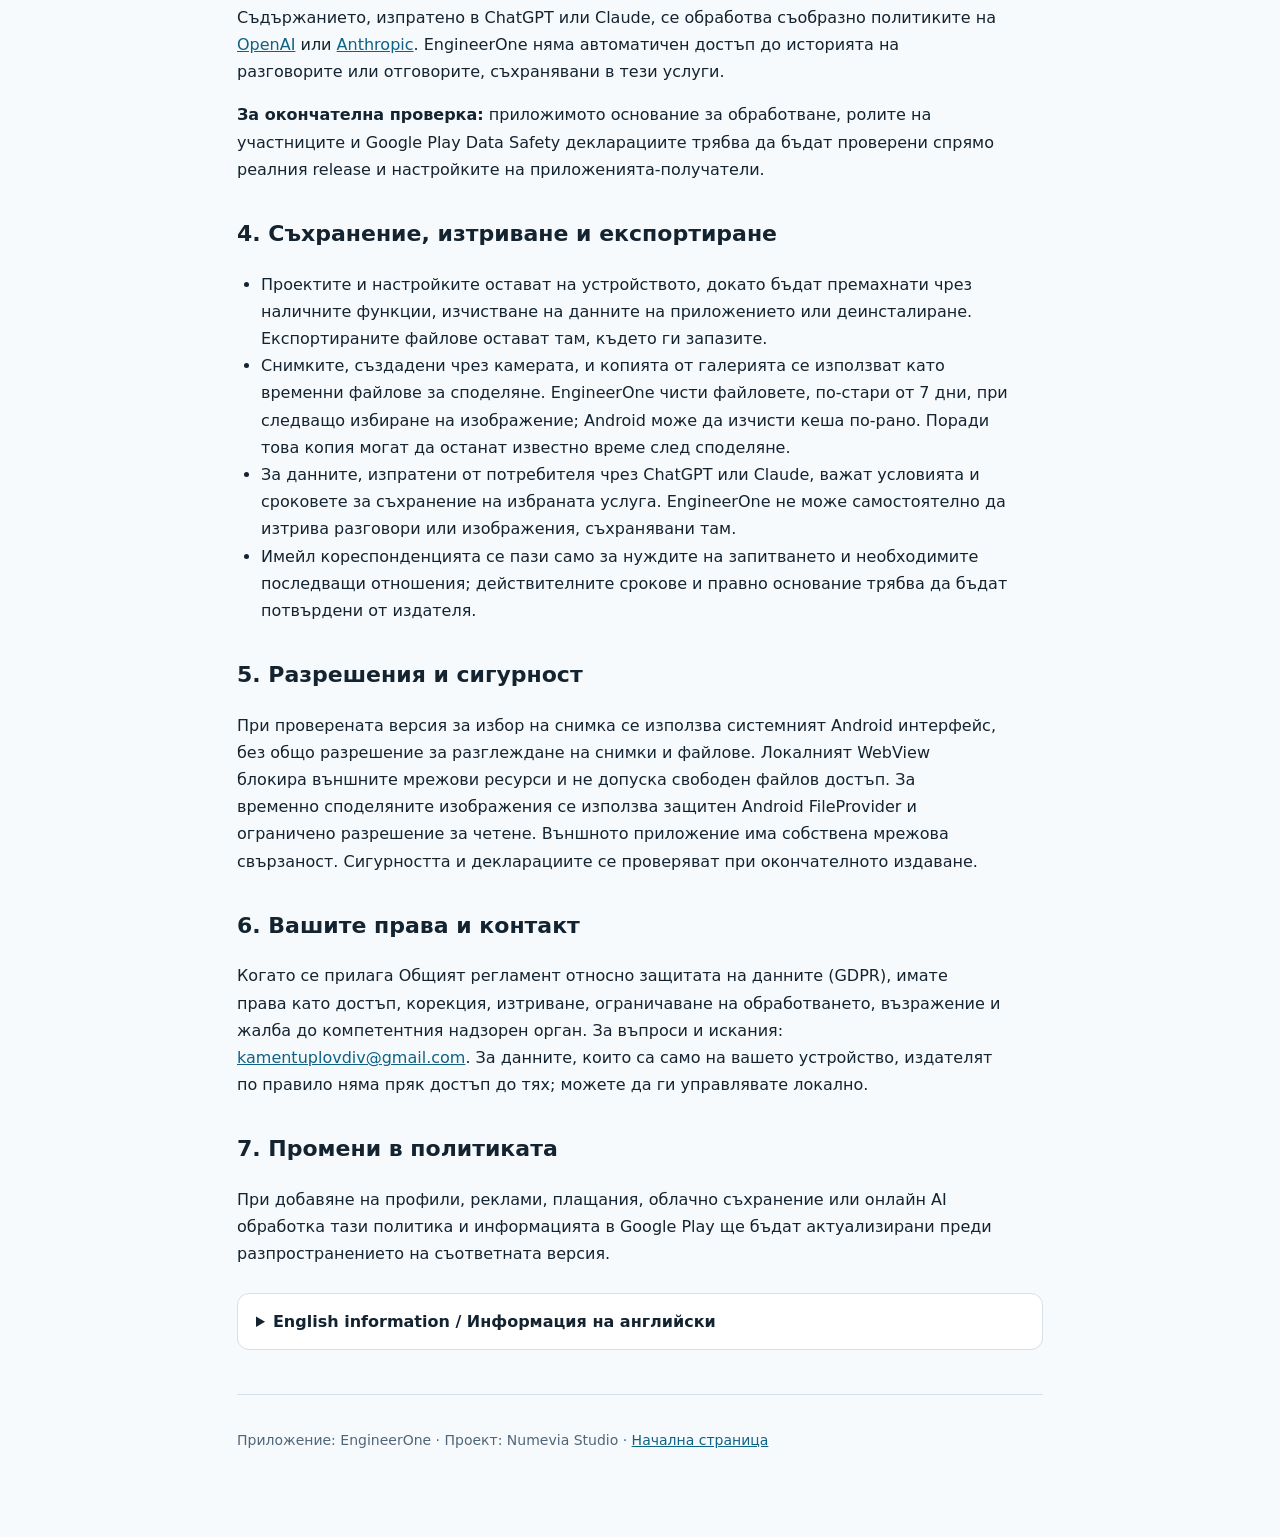
<file: privacy-engineerone.html>
<!doctype html>
<html lang="bg">
<head>
  <meta charset="utf-8">
  <meta name="viewport" content="width=device-width, initial-scale=1">
  <meta name="robots" content="noindex,nofollow">
  <meta name="theme-color" content="#111d29">
  <title>Политика за поверителност — EngineerOne | Numevia Studio (чернова)</title>
  <meta name="description" content="Предварителна политика за поверителност за Android приложението EngineerOne от Numevia Studio.">
  <style>
    :root{color-scheme:light;--ink:#142330;--accent:#0e6285;--paper:#f7fafc;--line:#d5e0e8}
    *{box-sizing:border-box}body{margin:0;background:var(--paper);color:var(--ink);font:16px/1.7 system-ui,-apple-system,"Segoe UI",sans-serif}
    header{background:#102333;color:white;padding:22px max(22px,calc((100vw - 850px)/2))}
    header a{color:#d6f1ff}main{max-width:850px;margin:auto;padding:26px 22px 70px}
    h1{font-size:clamp(27px,4vw,40px);line-height:1.2}h2{font-size:22px;margin-top:32px}
    p,li{max-width:75ch}ul{padding-left:24px}a{color:var(--accent)}a:focus-visible{outline:3px solid #e9a316;outline-offset:3px}
    .notice{padding:14px 17px;border-left:4px solid #bf7b00;background:#fff6e7;border-radius:4px}
    .meta{color:#506578;font-size:14px}.panel{padding:10px 18px;background:white;border:1px solid var(--line);border-radius:12px}
    details{background:white;border:1px solid var(--line);padding:14px 18px;border-radius:12px;margin-top:25px}
    summary{cursor:pointer;font-weight:650}footer{border-top:1px solid var(--line);padding-top:20px;margin-top:44px}
  </style>
</head>
<body>
<header><a href="/numeviasoft/index.html">Numevia Studio</a> · EngineerOne</header>
<main>
  <h1>Политика за поверителност — EngineerOne</h1>
  <p class="meta">Проект на документа от 16 ноември 2026 г. · Android приложение</p>
  <p class="notice"><strong>ПРЕДВАРИТЕЛНА ЧЕРНОВА, НЕ Е ЗА ПУБЛИКУВАНЕ В GOOGLE PLAY.</strong> Издателят трябва да потвърди съвпадението на контактните данни с Play Console и окончателния механизъм за потребителско споделяне към ChatGPT и Claude, преди тази бележка да бъде премахната.</p>

  <h2>1. Кой отговаря за EngineerOne?</h2>
  <p>EngineerOne е Android приложение, разработвано от <strong>Numevia Studio</strong> — софтуерния проект на <strong>Камен Паунов</strong>. За въпроси относно поверителността можете да пишете на <a href="mailto:kamentuplovdiv@gmail.com">kamentuplovdiv@gmail.com</a>.</p>
  <p>Публичната контактна информация е взета от сайта на Numevia Studio. Преди публикуване трябва да се потвърди кой е действителният издател/администратор на данните в Google Play Console.</p>

  <h2>2. Какво обработва приложението?</h2>
  <div class="panel">
    <ul>
      <li><strong>Инженерни данни:</strong> въведени формули, конструкции, числени стойности, проекти и настройки. Те се съхраняват локално в паметта на приложението на устройството.</li>
      <li><strong>Снимки на задачи:</strong> достъпни са само при изрично избиране на камера или файл чрез системните инструменти на Android. При изричен избор потребителят споделя снимката с инсталираното приложение ChatGPT или Claude чрез системното Android меню за споделяне. EngineerOne не извършва OCR и не изпраща задачите самостоятелно до AI сървър.</li>
      <li><strong>Написана задача:</strong> въведеният текст се предоставя само на избраното външно приложение след изрично действие. Отговорът се появява в ChatGPT или Claude, а не автоматично обратно в EngineerOne.</li>
      <li><strong>Временни копия на изображения:</strong> за споделяне от галерията приложението копира избраното изображение в собствен временен кеш (максимум 16 MB) и предоставя само временен достъп на приложението-получател.</li>
      <li><strong>Имейл запитвания:</strong> ако ни пишете доброволно, използваме предоставените контактни данни и съдържанието на писмото за отговор на запитването.</li>
    </ul>
  </div>
  <p>При разгледаната версия не е установена собствена облачна синхронизация на проекти, регистрация на потребители, рекламен SDK или собствен AI сървър. Чатботът се използва през отделното приложение на избрания доставчик. Тази констатация трябва да се прегледа отново при всяка функционална промяна.</p>

  <h2>3. Споделяне с ChatGPT и Claude</h2>
  <p>EngineerOne не изпраща изображения и текст до собствен AI сървър. При натискане на „Отвори в ChatGPT“ или „Отвори в Claude“ Android предоставя избраната снимка или въведения текст на съответното инсталирано външно приложение. То може да използва интернет според своите правила и условия. Потребителят трябва да провери действителното прикачване и изпращане в избрания AI интерфейс.</p>
  <p>Съдържанието, изпратено в ChatGPT или Claude, се обработва съобразно политиките на <a href="https://openai.com/policies/privacy-policy/">OpenAI</a> или <a href="https://www.anthropic.com/legal/privacy">Anthropic</a>. EngineerOne няма автоматичен достъп до историята на разговорите или отговорите, съхранявани в тези услуги.</p>
  <p><strong>За окончателна проверка:</strong> приложимото основание за обработване, ролите на участниците и Google Play Data Safety декларациите трябва да бъдат проверени спрямо реалния release и настройките на приложенията-получатели.</p>

  <h2>4. Съхранение, изтриване и експортиране</h2>
  <ul>
    <li>Проектите и настройките остават на устройството, докато бъдат премахнати чрез наличните функции, изчистване на данните на приложението или деинсталиране. Експортираните файлове остават там, където ги запазите.</li>
    <li>Снимките, създадени чрез камерата, и копията от галерията се използват като временни файлове за споделяне. EngineerOne чисти файловете, по-стари от 7 дни, при следващо избиране на изображение; Android може да изчисти кеша по-рано. Поради това копия могат да останат известно време след споделяне.</li>
    <li>За данните, изпратени от потребителя чрез ChatGPT или Claude, важат условията и сроковете за съхранение на избраната услуга. EngineerOne не може самостоятелно да изтрива разговори или изображения, съхранявани там.</li>
    <li>Имейл кореспонденцията се пази само за нуждите на запитването и необходимите последващи отношения; действителните срокове и правно основание трябва да бъдат потвърдени от издателя.</li>
  </ul>

  <h2>5. Разрешения и сигурност</h2>
  <p>При проверената версия за избор на снимка се използва системният Android интерфейс, без общо разрешение за разглеждане на снимки и файлове. Локалният WebView блокира външните мрежови ресурси и не допуска свободен файлов достъп. За временно споделяните изображения се използва защитен Android FileProvider и ограничено разрешение за четене. Външното приложение има собствена мрежова свързаност. Сигурността и декларациите се проверяват при окончателното издаване.</p>

  <h2>6. Вашите права и контакт</h2>
  <p>Когато се прилага Общият регламент относно защитата на данните (GDPR), имате права като достъп, корекция, изтриване, ограничаване на обработването, възражение и жалба до компетентния надзорен орган. За въпроси и искания: <a href="mailto:kamentuplovdiv@gmail.com">kamentuplovdiv@gmail.com</a>. За данните, които са само на вашето устройство, издателят по правило няма пряк достъп до тях; можете да ги управлявате локално.</p>

  <h2>7. Промени в политиката</h2>
  <p>При добавяне на профили, реклами, плащания, облачно съхранение или онлайн AI обработка тази политика и информацията в Google Play ще бъдат актуализирани преди разпространението на съответната версия.</p>

  <details lang="en">
    <summary>English information / Информация на английски</summary>
    <h2>Privacy information for EngineerOne</h2>
    <p>This page is a <strong>draft</strong>, not the final Play Store privacy policy. EngineerOne is developed under the Numevia Studio name by Kamen Paunov. Contact: <a href="mailto:kamentuplovdiv@gmail.com">kamentuplovdiv@gmail.com</a>. Engineering calculations, projects and settings remain local. The user can photograph or select an image or type a problem and, only after an explicit choice, hand the content to the installed ChatGPT or Claude application. EngineerOne does not use bundled OCR or an AI API backend. The external app may connect to the online AI service and governs its own data processing under the <a href="https://openai.com/policies/privacy-policy/">OpenAI</a> or <a href="https://www.anthropic.com/legal/privacy">Anthropic</a> policy. Photo copies remain in a private cache, with files older than seven days removed on the next image-selection operation; Android may clear cache earlier. The recipient opens separately; answers do not return automatically to EngineerOne. Privacy disclosures, legal basis, owner identity and contact need confirmation before release.</p>
  </details>
  <footer><p class="meta">Приложение: EngineerOne · Проект: Numevia Studio · <a href="/numeviasoft/index.html">Начална страница</a></p></footer>
</main>
</body>
</html>
</file>
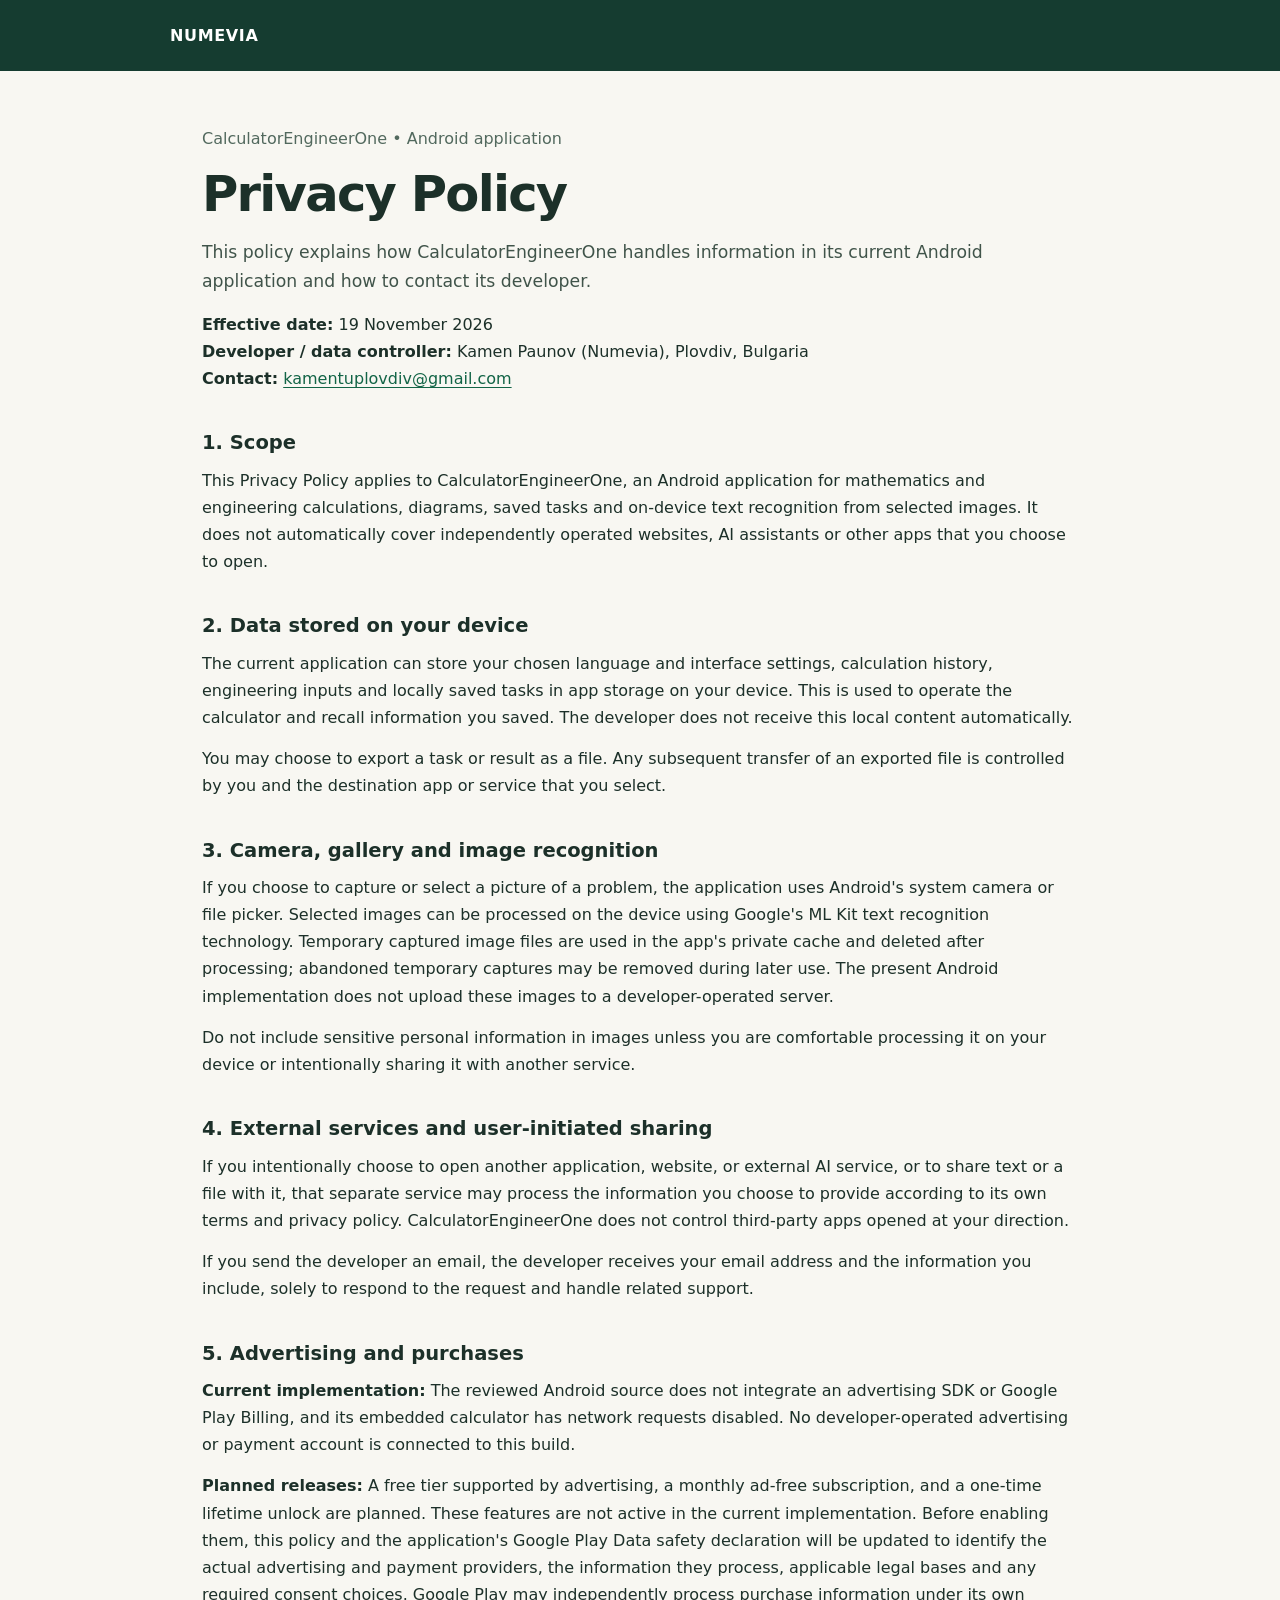
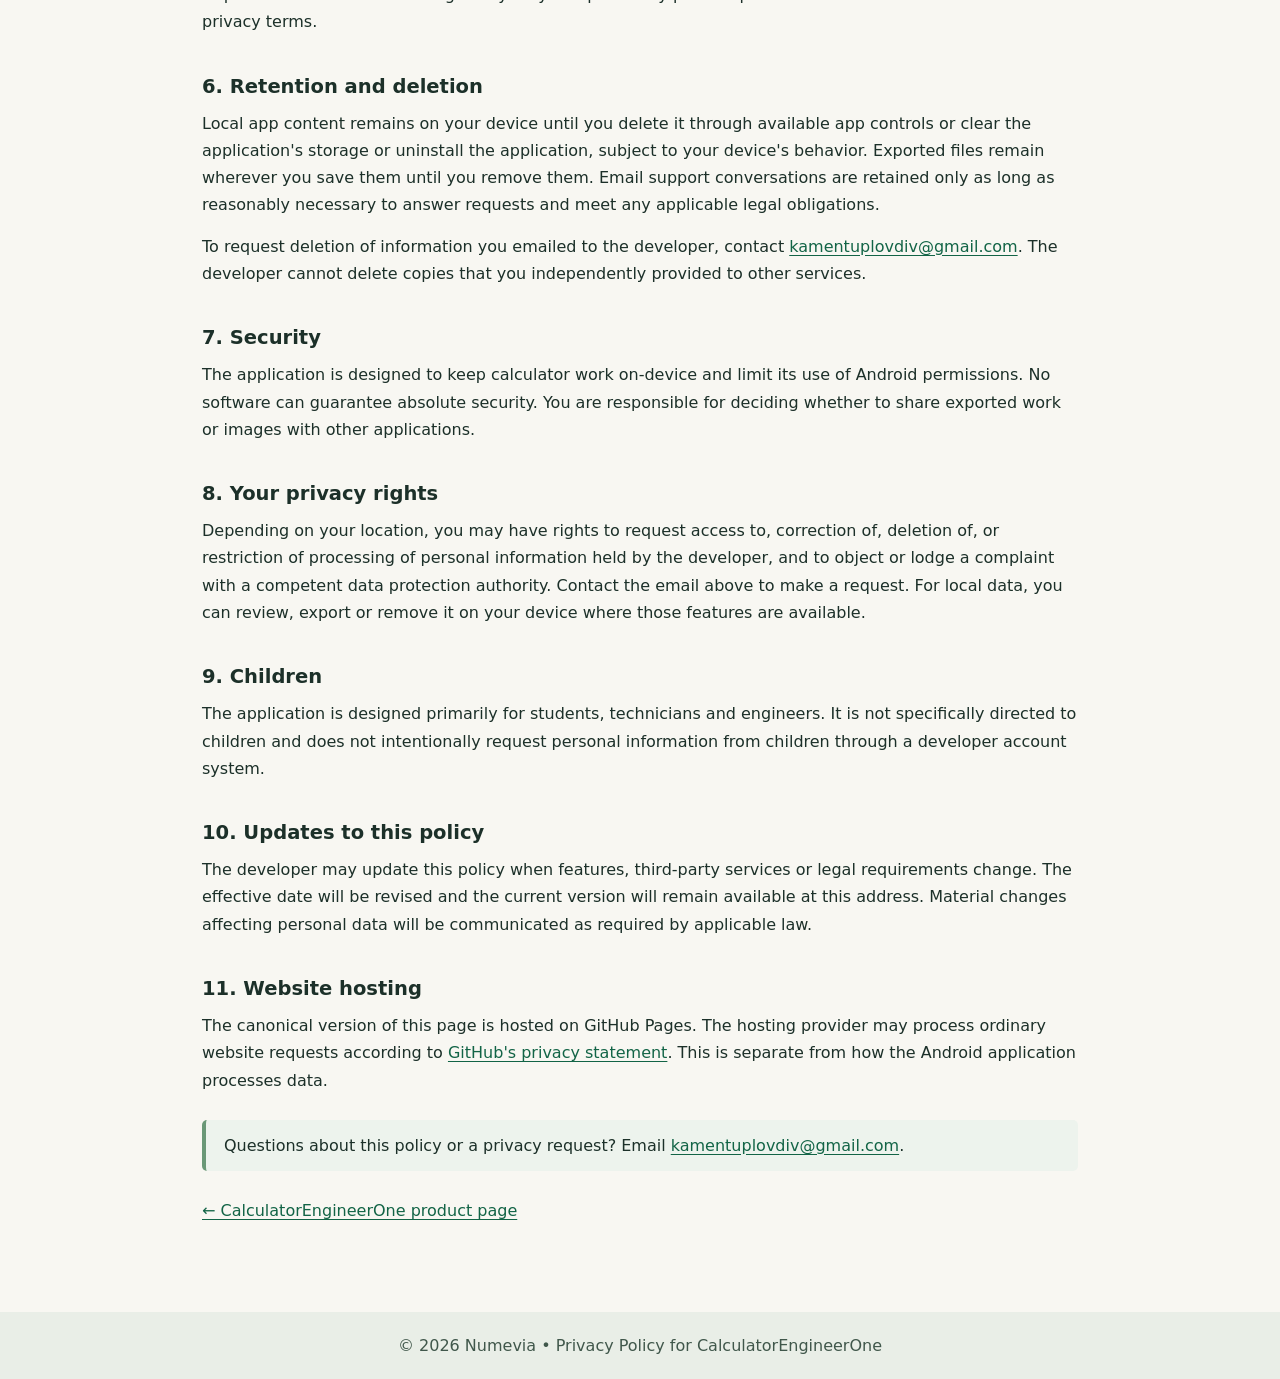
<file: privacy-policy.html>
<!doctype html>
<html lang="en">
<head>
<meta charset="utf-8">
<meta name="viewport" content="width=device-width, initial-scale=1">
<meta name="robots" content="index,follow">
<meta name="description" content="Privacy Policy for CalculatorEngineerOne, an Android engineering calculator by Kamen Paunov (Numevia).">
<meta name="theme-color" content="#173a30">
<link rel="canonical" href="https://kamentuplovdiv-stack.github.io/numeviasoft/privacy-policy.html">
<link rel="icon" href="./visuals/numevia-favicon.png">
<title>Privacy Policy – CalculatorEngineerOne | Numevia</title>
<style>
:root{color-scheme:light;font-family:system-ui,-apple-system,BlinkMacSystemFont,"Segoe UI",Arial,sans-serif;background:#f8f7f2;color:#1c3029}
*{box-sizing:border-box}body{margin:0;line-height:1.7;font-size:16px}
header{background:#153c30;color:#fff;padding:22px max(20px,calc((100vw - 940px)/2))}
header a{color:#fff;text-decoration:none;font-weight:750;letter-spacing:.04em}
main{max-width:920px;margin:auto;padding:44px 22px 74px}
h1{font-size:clamp(2rem,5vw,3.1rem);line-height:1.16;letter-spacing:-.035em;margin:0 0 14px}
h2{font-size:1.22rem;line-height:1.35;margin:38px 0 8px}
p{margin:10px 0 14px}
a{color:#126446;text-underline-offset:3px}
small,.muted{color:#52695e}
.lead{font-size:1.08rem;color:#40544a}
.note{background:#edf3ed;border-left:4px solid #6a9877;padding:12px 18px;border-radius:5px;margin:26px 0}
ul{padding-left:25px}li{margin-bottom:10px}
footer{background:#e9eee7;padding:20px;text-align:center;color:#40574b}
</style>
</head>
<body>
<header><a href="./" aria-label="Numevia home">NUMEVIA</a></header>
<main id="main">
<p class="muted">CalculatorEngineerOne • Android application</p>
<h1>Privacy Policy</h1>
<p class="lead">This policy explains how CalculatorEngineerOne handles information in its current Android application and how to contact its developer.</p>
<p><strong>Effective date:</strong> 19 November 2026<br><strong>Developer / data controller:</strong> Kamen Paunov (Numevia), Plovdiv, Bulgaria<br><strong>Contact:</strong> <a href="mailto:kamentuplovdiv@gmail.com">kamentuplovdiv@gmail.com</a></p>
<section aria-labelledby="scope"><h2 id="scope">1. Scope</h2>
<p>This Privacy Policy applies to CalculatorEngineerOne, an Android application for mathematics and engineering calculations, diagrams, saved tasks and on-device text recognition from selected images. It does not automatically cover independently operated websites, AI assistants or other apps that you choose to open.</p></section>
<section aria-labelledby="local"><h2 id="local">2. Data stored on your device</h2>
<p>The current application can store your chosen language and interface settings, calculation history, engineering inputs and locally saved tasks in app storage on your device. This is used to operate the calculator and recall information you saved. The developer does not receive this local content automatically.</p>
<p>You may choose to export a task or result as a file. Any subsequent transfer of an exported file is controlled by you and the destination app or service that you select.</p></section>
<section aria-labelledby="photos"><h2 id="photos">3. Camera, gallery and image recognition</h2>
<p>If you choose to capture or select a picture of a problem, the application uses Android's system camera or file picker. Selected images can be processed on the device using Google's ML Kit text recognition technology. Temporary captured image files are used in the app's private cache and deleted after processing; abandoned temporary captures may be removed during later use. The present Android implementation does not upload these images to a developer-operated server.</p>
<p>Do not include sensitive personal information in images unless you are comfortable processing it on your device or intentionally sharing it with another service.</p></section>
<section aria-labelledby="external"><h2 id="external">4. External services and user-initiated sharing</h2>
<p>If you intentionally choose to open another application, website, or external AI service, or to share text or a file with it, that separate service may process the information you choose to provide according to its own terms and privacy policy. CalculatorEngineerOne does not control third-party apps opened at your direction.</p>
<p>If you send the developer an email, the developer receives your email address and the information you include, solely to respond to the request and handle related support.</p></section>
<section aria-labelledby="ads"><h2 id="ads">5. Advertising and purchases</h2>
<p><strong>Current implementation:</strong> The reviewed Android source does not integrate an advertising SDK or Google Play Billing, and its embedded calculator has network requests disabled. No developer-operated advertising or payment account is connected to this build.</p>
<p><strong>Planned releases:</strong> A free tier supported by advertising, a monthly ad-free subscription, and a one-time lifetime unlock are planned. These features are not active in the current implementation. Before enabling them, this policy and the application's Google Play Data safety declaration will be updated to identify the actual advertising and payment providers, the information they process, applicable legal bases and any required consent choices. Google Play may independently process purchase information under its own privacy terms.</p></section>
<section aria-labelledby="retention"><h2 id="retention">6. Retention and deletion</h2>
<p>Local app content remains on your device until you delete it through available app controls or clear the application's storage or uninstall the application, subject to your device's behavior. Exported files remain wherever you save them until you remove them. Email support conversations are retained only as long as reasonably necessary to answer requests and meet any applicable legal obligations.</p>
<p>To request deletion of information you emailed to the developer, contact <a href="mailto:kamentuplovdiv@gmail.com">kamentuplovdiv@gmail.com</a>. The developer cannot delete copies that you independently provided to other services.</p></section>
<section aria-labelledby="security"><h2 id="security">7. Security</h2>
<p>The application is designed to keep calculator work on-device and limit its use of Android permissions. No software can guarantee absolute security. You are responsible for deciding whether to share exported work or images with other applications.</p></section>
<section aria-labelledby="rights"><h2 id="rights">8. Your privacy rights</h2>
<p>Depending on your location, you may have rights to request access to, correction of, deletion of, or restriction of processing of personal information held by the developer, and to object or lodge a complaint with a competent data protection authority. Contact the email above to make a request. For local data, you can review, export or remove it on your device where those features are available.</p></section>
<section aria-labelledby="children"><h2 id="children">9. Children</h2>
<p>The application is designed primarily for students, technicians and engineers. It is not specifically directed to children and does not intentionally request personal information from children through a developer account system.</p></section>
<section aria-labelledby="changes"><h2 id="changes">10. Updates to this policy</h2>
<p>The developer may update this policy when features, third-party services or legal requirements change. The effective date will be revised and the current version will remain available at this address. Material changes affecting personal data will be communicated as required by applicable law.</p></section>
<section aria-labelledby="site"><h2 id="site">11. Website hosting</h2>
<p>The canonical version of this page is hosted on GitHub Pages. The hosting provider may process ordinary website requests according to <a href="https://docs.github.com/en/site-policy/privacy-policies/github-general-privacy-statement">GitHub's privacy statement</a>. This is separate from how the Android application processes data.</p></section>
<p class="note">Questions about this policy or a privacy request? Email <a href="mailto:kamentuplovdiv@gmail.com">kamentuplovdiv@gmail.com</a>.</p>
<p><a href="./engineerone.html">← CalculatorEngineerOne product page</a></p>
</main><footer>© 2026 Numevia • Privacy Policy for CalculatorEngineerOne</footer>
</body>
</html>
</file>
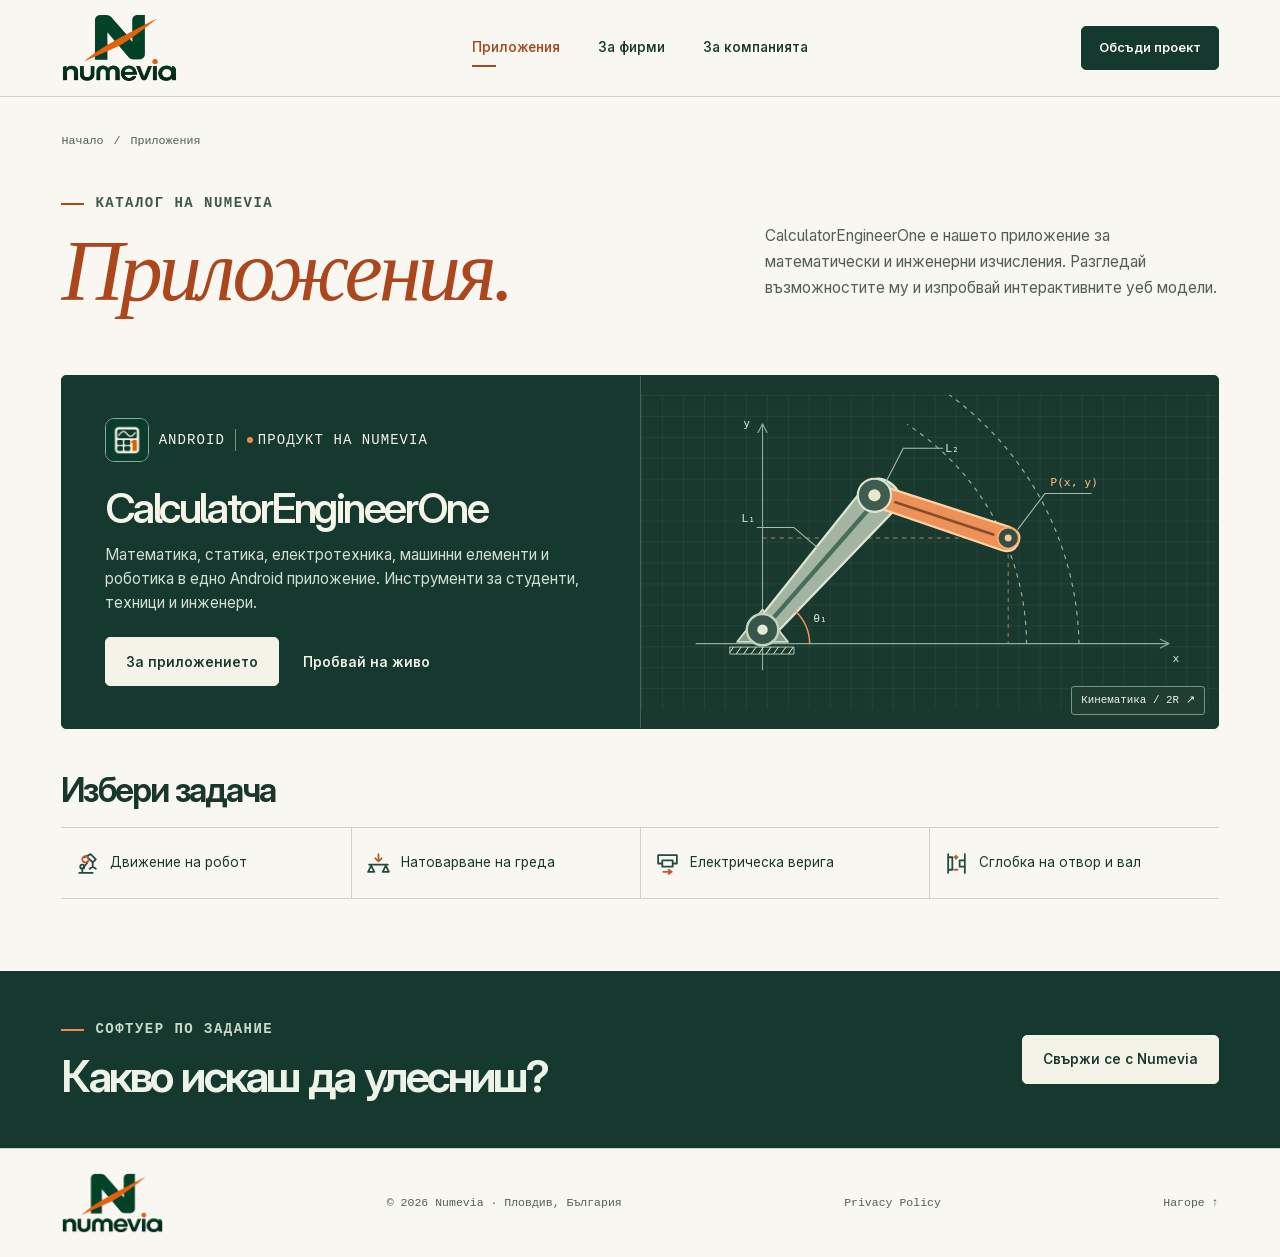
<file: products.html>
<!doctype html>
<html lang="bg">
<head>
  <meta charset="utf-8"><meta name="viewport" content="width=device-width,initial-scale=1">
  <title>Приложения — Numevia</title><meta name="description" content="Продуктите на Numevia. CalculatorEngineerOne е Android приложение за математически и инженерни изчисления. Разгледай модулите и безплатните уеб примери.">
  <meta name="theme-color" content="#f8f7f2"><link rel="canonical" href="https://kamentuplovdiv-stack.github.io/numeviasoft/products.html">
  <meta property="og:type" content="website"><meta property="og:locale" content="bg_BG">
  <meta property="og:title" content="Приложения — Numevia"><meta property="og:description" content="Продуктите на Numevia. CalculatorEngineerOne е Android приложение за математически и инженерни изчисления. Разгледай модулите и безплатните уеб примери.">
  <meta property="og:url" content="https://kamentuplovdiv-stack.github.io/numeviasoft/products.html"><meta property="og:image" content="https://kamentuplovdiv-stack.github.io/numeviasoft/visuals/numevia-studio-share.jpg">
  <meta name="twitter:card" content="summary_large_image">
  <link rel="icon" type="image/png" href="./visuals/numevia-favicon.png">
  <link rel="preload" href="./fonts/inter.woff2" as="font" type="font/woff2" crossorigin>

  <link rel="stylesheet" href="./style.css?v=20261120">
  <noscript><link rel="stylesheet" href="./noscript.css"></noscript>
  <script defer src="./app.js?v=20261120"></script>
</head>
<body data-page="products">
<a class="skip" href="#main">Към съдържанието</a>
<header class="head" id="top"><div class="wrap head-inner">
  <a class="logo" href="./" aria-label="Numevia — начало"><img src="./visuals/numevia-logo.png?v=original-447" width="447" height="268" alt="Numevia"></a>
  <button class="menu" type="button" aria-controls="navigation" aria-expanded="false">Меню <i></i></button>
  <nav id="navigation" aria-label="Основна навигация"><a href="./products.html" data-nav="products" aria-current="page">Приложения</a><a href="./#services" data-nav="services">За фирми</a><a href="./studio.html" data-nav="studio">За компанията</a><a class="mobile-contact" href="./#contact">Контакти</a></nav>
  <a class="button head-cta" href="./#contact">Обсъди проект</a>
</div></header>
<main id="main"><section class="wrap subhead" id="home"><nav class="crumb" aria-label="Път до страницата"><a href="./">Начало</a><span>/</span><span aria-current="page">Приложения</span></nav>
<div class="sub-grid"><div><p class="kicker">Каталог на Numevia</p><h1><em>Приложения.</em></h1></div><p class="lead">CalculatorEngineerOne е нашето приложение за математически и инженерни изчисления. Разгледай възможностите му и изпробвай интерактивните уеб модели.</p></div></section>
<section class="wrap directory" aria-label="Продуктов каталог"><article class="card">
  <div class="card-info"><div class="product-meta"><img src="./visuals/engineerone.webp" width="44" height="44" alt=""><span>Android</span><span class="status">Продукт на Numevia</span></div>
    <h2><a href="./engineerone.html">Calculator<wbr>EngineerOne</a></h2>
    <p>Математика, статика, електротехника, машинни елементи и роботика в едно Android приложение. Инструменти за студенти, техници и инженери.</p>
    <div class="actions"><a class="button pale" href="./engineerone.html">За приложението</a><a class="textlink" href="./engineerone.html#demo">Пробвай на живо</a></div>
  </div><a class="robot-plate" href="./engineerone.html?model=robot#demo" aria-label="Отвори интерактивния модел на двузвенен робот"><img src="./visuals/robot-studio.svg" width="660" height="360" alt="Двузвенен робот и положението на работната точка" loading="lazy"><span>Кинематика / 2R ↗</span></a>
</article>
  <h2>Избери задача</h2><div class="model-links">
    <a href="./engineerone.html?model=robot#demo"><img src="./icons/robot.svg" width="25" height="25" alt="">Движение на робот</a>
    <a href="./engineerone.html?model=beam#demo"><img src="./icons/beam.svg" width="25" height="25" alt="">Натоварване на греда</a>
    <a href="./engineerone.html?model=circuit#demo"><img src="./icons/circuit.svg" width="25" height="25" alt="">Електрическа верига</a>
    <a href="./engineerone.html?model=fit#demo"><img src="./icons/fit.svg" width="25" height="25" alt="">Сглобка на отвор и вал</a>
  </div></section><section class="strip"><div class="wrap strip-inner"><div><p class="kicker light">Софтуер по задание</p><h2>Какво искаш да улесниш?</h2></div><a class="button pale" href="./#contact">Свържи се с Numevia</a></div></section>
</main>
<footer class="foot"><div class="wrap foot-inner"><a class="logo" href="./" aria-label="Numevia — начало"><img src="./visuals/numevia-logo.png?v=original-447" width="447" height="268" alt="Numevia"></a><p>© 2026 Numevia · Пловдив, България</p><a class="textlink" href="./privacy-policy.html" lang="en">Privacy Policy</a><a class="textlink" href="#top">Нагоре ↑</a></div></footer>
</body></html>
</file>
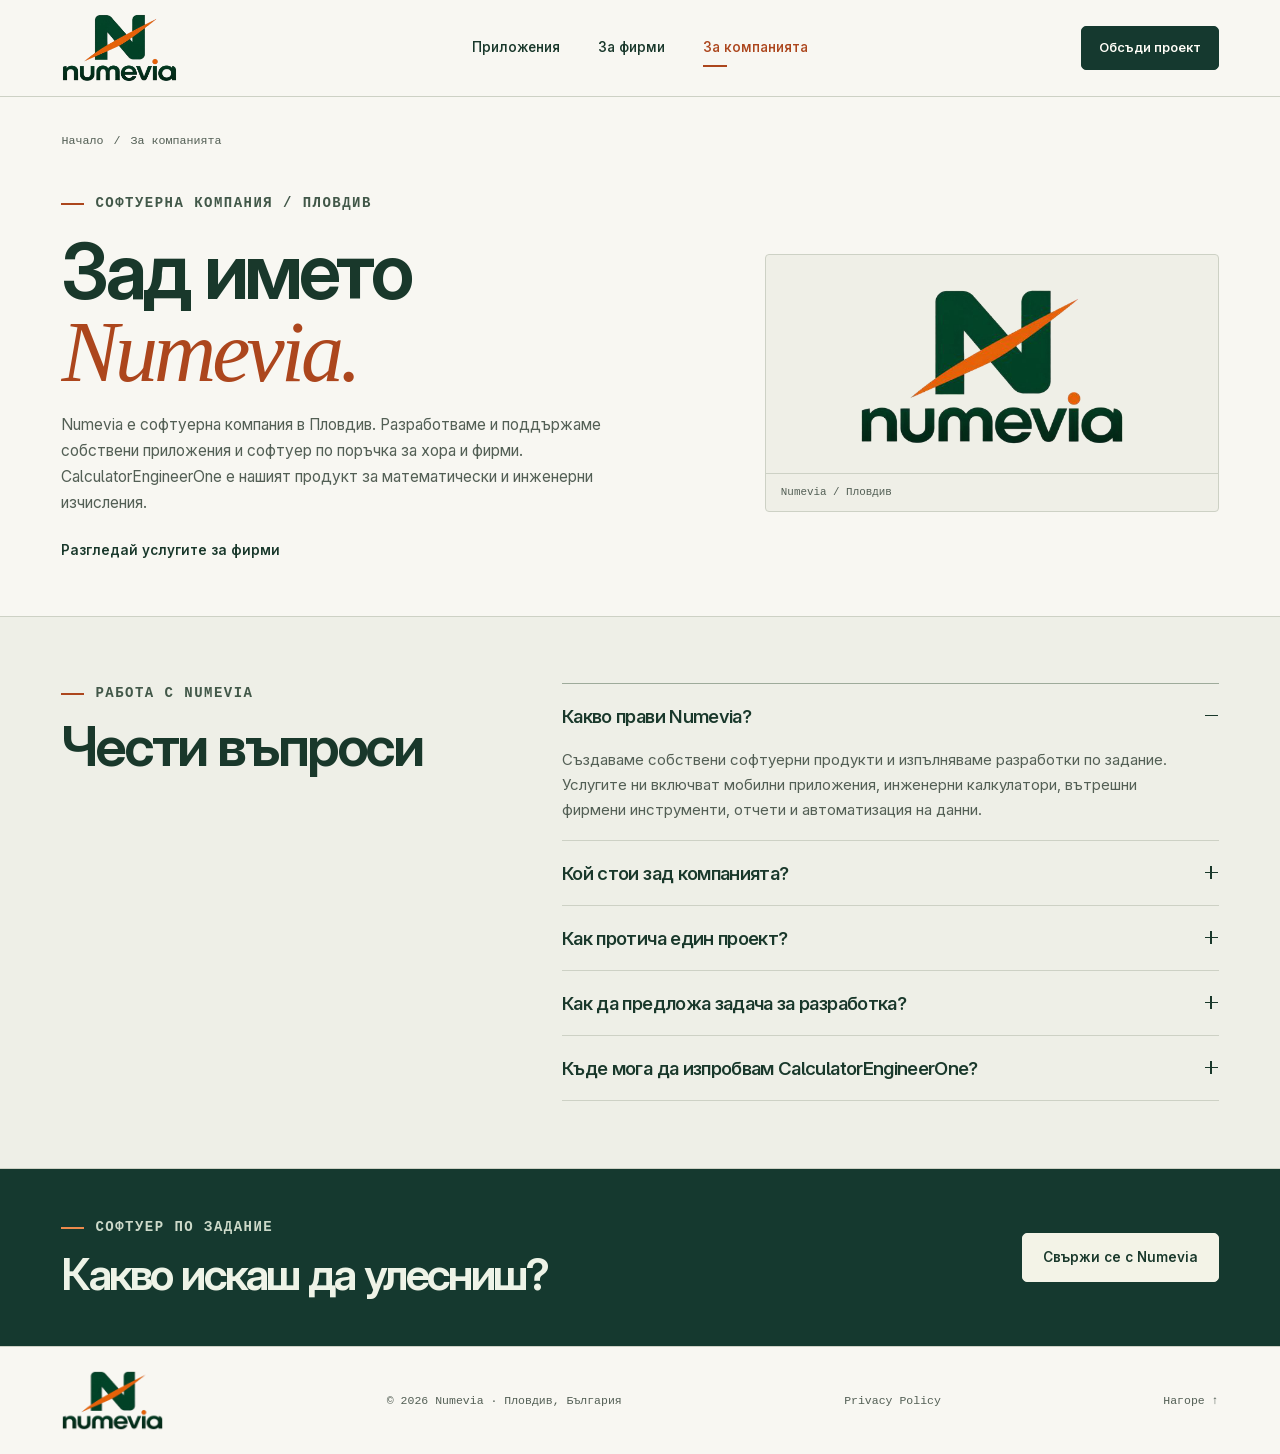
<file: studio.html>
<!doctype html>
<html lang="bg">
<head>
  <meta charset="utf-8"><meta name="viewport" content="width=device-width,initial-scale=1">
  <title>За компанията — Numevia</title><meta name="description" content="Numevia е софтуерна компания в Пловдив. Разработваме и поддържаме CalculatorEngineerOne и създаваме софтуер по поръчка за бизнеса.">
  <meta name="theme-color" content="#f8f7f2"><link rel="canonical" href="https://kamentuplovdiv-stack.github.io/numeviasoft/studio.html">
  <meta property="og:type" content="website"><meta property="og:locale" content="bg_BG">
  <meta property="og:title" content="За компанията — Numevia"><meta property="og:description" content="Numevia е софтуерна компания в Пловдив. Разработваме и поддържаме CalculatorEngineerOne и създаваме софтуер по поръчка за бизнеса.">
  <meta property="og:url" content="https://kamentuplovdiv-stack.github.io/numeviasoft/studio.html"><meta property="og:image" content="https://kamentuplovdiv-stack.github.io/numeviasoft/visuals/numevia-studio-share.jpg">
  <meta name="twitter:card" content="summary_large_image">
  <link rel="icon" type="image/png" href="./visuals/numevia-favicon.png">
  <link rel="preload" href="./fonts/inter.woff2" as="font" type="font/woff2" crossorigin>

  <link rel="stylesheet" href="./style.css?v=20261120">
  <noscript><link rel="stylesheet" href="./noscript.css"></noscript>
  <script defer src="./app.js?v=20261120"></script>
</head>
<body data-page="studio">
<a class="skip" href="#main">Към съдържанието</a>
<header class="head" id="top"><div class="wrap head-inner">
  <a class="logo" href="./" aria-label="Numevia — начало"><img src="./visuals/numevia-logo.png?v=original-447" width="447" height="268" alt="Numevia"></a>
  <button class="menu" type="button" aria-controls="navigation" aria-expanded="false">Меню <i></i></button>
  <nav id="navigation" aria-label="Основна навигация"><a href="./products.html" data-nav="products">Приложения</a><a href="./#services" data-nav="services">За фирми</a><a href="./studio.html" data-nav="studio" aria-current="page">За компанията</a><a class="mobile-contact" href="./#contact">Контакти</a></nav>
  <a class="button head-cta" href="./#contact">Обсъди проект</a>
</div></header>
<main id="main"><section class="wrap subhead" id="home">
  <nav class="crumb" aria-label="Път до страницата"><a href="./">Начало</a><span>/</span><span aria-current="page">За компанията</span></nav>
  <div class="sub-grid">
    <div><p class="kicker">Софтуерна компания / Пловдив</p><h1>Зад името <em>Numevia.</em></h1>
      <p class="lead">Numevia е софтуерна компания в Пловдив. Разработваме и поддържаме собствени приложения и софтуер по поръчка за хора и фирми. CalculatorEngineerOne е нашият продукт за математически и инженерни изчисления.</p>
      <a class="textlink" href="./#services">Разгледай услугите за фирми</a>
    </div>
    <figure class="brand-sheet"><img src="./visuals/numevia-logo.png?v=original-447" width="447" height="268" alt="Логото на Numevia"><figcaption>Numevia / Пловдив</figcaption></figure>
  </div>
</section>
<section class="tint"><div class="wrap section split">
  <div><p class="kicker">Работа с Numevia</p><h2>Чести въпроси</h2></div>
  <div class="rows plain">
    <details open><summary>Какво прави Numevia?<i class="plus"></i></summary><div><p>Създаваме собствени софтуерни продукти и изпълняваме разработки по задание. Услугите ни включват мобилни приложения, инженерни калкулатори, вътрешни фирмени инструменти, отчети и автоматизация на данни.</p></div></details>
    <details><summary>Кой стои зад компанията?<i class="plus"></i></summary><div><p>Инж. Камен Паунов стои зад Numevia и е лицето за контакт по софтуерните проекти и CalculatorEngineerOne. Работата ни започва с конкретна задача и проверка на резултата с практически пример.</p></div></details>
    <details><summary>Как протича един проект?<i class="plus"></i></summary><div><p>Уточняваме целта, данните и обхвата. Договаряме срок и цена по заданието, разработваме решението, проверяваме го с примерни случаи и осигуряваме договорената поддръжка.</p></div></details>
    <details><summary>Как да предложа задача за разработка?<i class="plus"></i></summary><div><p>Опиши с какво работиш, кои действия се повтарят и какъв резултат ти трябва. Можеш да <a href="./#contact">подготвиш запитване</a> или да се обадиш директно.</p></div></details>
    <details><summary>Къде мога да изпробвам CalculatorEngineerOne?<i class="plus"></i></summary><div><p>Отвори <a href="./engineerone.html#demo">интерактивните примери</a> в браузъра. За наличната Android версия и достъп до приложението се свържи с <a href="./?topic=engineerone#contact">Numevia</a>.</p></div></details>
  </div>
</div></section><section class="strip"><div class="wrap strip-inner"><div><p class="kicker light">Софтуер по задание</p><h2>Какво искаш да улесниш?</h2></div><a class="button pale" href="./#contact">Свържи се с Numevia</a></div></section>
</main>
<footer class="foot"><div class="wrap foot-inner"><a class="logo" href="./" aria-label="Numevia — начало"><img src="./visuals/numevia-logo.png?v=original-447" width="447" height="268" alt="Numevia"></a><p>© 2026 Numevia · Пловдив, България</p><a class="textlink" href="./privacy-policy.html" lang="en">Privacy Policy</a><a class="textlink" href="#top">Нагоре ↑</a></div></footer>
</body></html>
</file>
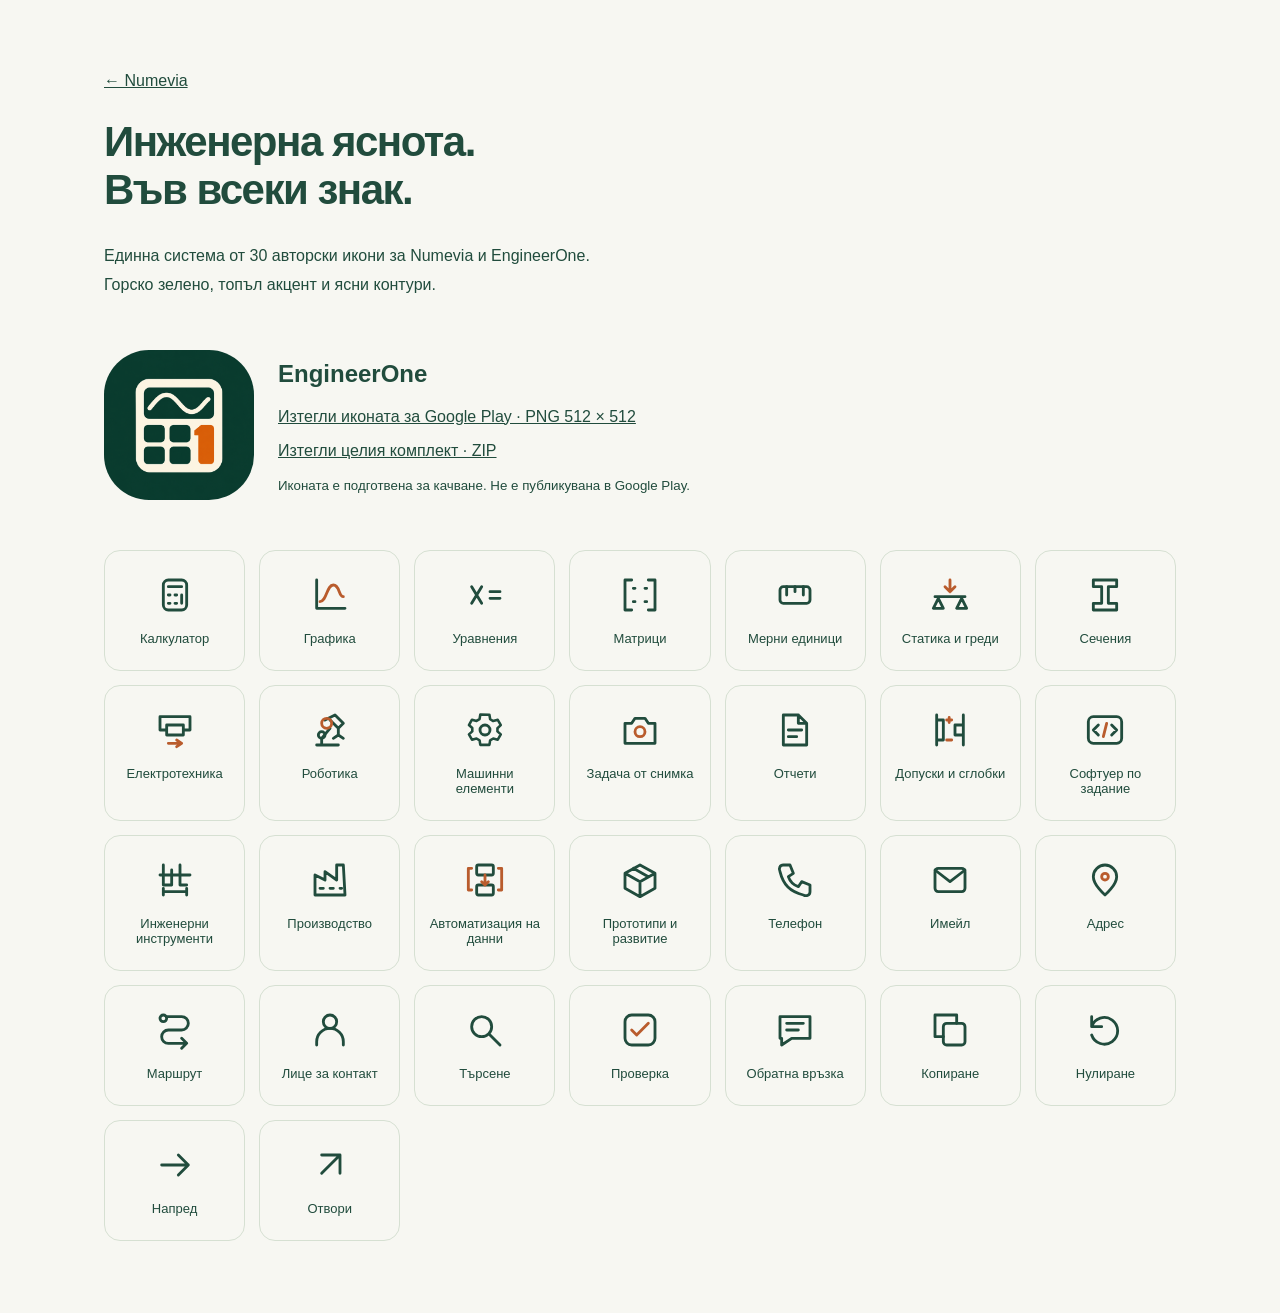
<file: brand-assets/icons-preview.html>
<!doctype html><html lang="bg"><meta charset="utf-8"><meta name="viewport" content="width=device-width,initial-scale=1"><title>Numevia — семейство икони</title><style>*{box-sizing:border-box}body{font:16px Arial;background:#f7f7f2;color:#214c3d;max-width:1120px;margin:48px auto;padding:24px}h1{font-size:42px;letter-spacing:-1.5px}.grid{display:grid;grid-template-columns:repeat(auto-fit,minmax(130px,1fr));gap:14px}.tile{border:1px solid #d6e0d2;border-radius:16px;padding:24px 12px;display:flex;flex-direction:column;align-items:center;gap:16px;text-align:center;font-size:13px}.tile img{width:40px;height:40px}a{color:inherit}.intro{margin-bottom:40px;line-height:1.8}</style><a href="../index.html">← Numevia</a><h1>Инженерна яснота.<br>Във всеки знак.</h1><p class="intro">Единна система от 30 авторски икони за Numevia и EngineerOne.<br>Горско зелено, топъл акцент и ясни контури.</p><section style="display:flex;align-items:center;gap:24px;flex-wrap:wrap;margin-bottom:40px"><img src="engineerone-google-play-512.png" alt="Новата икона на EngineerOne" width="150" height="150" style="border-radius:30%;max-width:100%"><div><h2>EngineerOne</h2><p><a href="engineerone-google-play-512.png" download>Изтегли иконата за Google Play · PNG 512 × 512</a></p><p><a href="Numevia-EngineerOne-Icons.zip" download>Изтегли целия комплект · ZIP</a></p><p><small>Иконата е подготвена за качване. Не е публикувана в Google Play.</small></p></div></section><div class="grid"><div class="tile"><img src="../visuals/icons/calculator.svg" alt=""><span>Калкулатор</span></div><div class="tile"><img src="../visuals/icons/graph.svg" alt=""><span>Графика</span></div><div class="tile"><img src="../visuals/icons/equation.svg" alt=""><span>Уравнения</span></div><div class="tile"><img src="../visuals/icons/matrix.svg" alt=""><span>Матрици</span></div><div class="tile"><img src="../visuals/icons/ruler.svg" alt=""><span>Мерни единици</span></div><div class="tile"><img src="../visuals/icons/beam.svg" alt=""><span>Статика и греди</span></div><div class="tile"><img src="../visuals/icons/section.svg" alt=""><span>Сечения</span></div><div class="tile"><img src="../visuals/icons/circuit.svg" alt=""><span>Електротехника</span></div><div class="tile"><img src="../visuals/icons/robot.svg" alt=""><span>Роботика</span></div><div class="tile"><img src="../visuals/icons/gear.svg" alt=""><span>Машинни елементи</span></div><div class="tile"><img src="../visuals/icons/camera.svg" alt=""><span>Задача от снимка</span></div><div class="tile"><img src="../visuals/icons/report.svg" alt=""><span>Отчети</span></div><div class="tile"><img src="../visuals/icons/fit.svg" alt=""><span>Допуски и сглобки</span></div><div class="tile"><img src="../visuals/icons/code.svg" alt=""><span>Софтуер по задание</span></div><div class="tile"><img src="../visuals/icons/caliper.svg" alt=""><span>Инженерни инструменти</span></div><div class="tile"><img src="../visuals/icons/factory.svg" alt=""><span>Производство</span></div><div class="tile"><img src="../visuals/icons/automation.svg" alt=""><span>Автоматизация на данни</span></div><div class="tile"><img src="../visuals/icons/prototype.svg" alt=""><span>Прототипи и развитие</span></div><div class="tile"><img src="../visuals/icons/phone.svg" alt=""><span>Телефон</span></div><div class="tile"><img src="../visuals/icons/mail.svg" alt=""><span>Имейл</span></div><div class="tile"><img src="../visuals/icons/pin.svg" alt=""><span>Адрес</span></div><div class="tile"><img src="../visuals/icons/route.svg" alt=""><span>Маршрут</span></div><div class="tile"><img src="../visuals/icons/person.svg" alt=""><span>Лице за контакт</span></div><div class="tile"><img src="../visuals/icons/search.svg" alt=""><span>Търсене</span></div><div class="tile"><img src="../visuals/icons/check.svg" alt=""><span>Проверка</span></div><div class="tile"><img src="../visuals/icons/feedback.svg" alt=""><span>Обратна връзка</span></div><div class="tile"><img src="../visuals/icons/copy.svg" alt=""><span>Копиране</span></div><div class="tile"><img src="../visuals/icons/reset.svg" alt=""><span>Нулиране</span></div><div class="tile"><img src="../visuals/icons/arrow.svg" alt=""><span>Напред</span></div><div class="tile"><img src="../visuals/icons/external.svg" alt=""><span>Отвори</span></div></div></html>
</file>
<file: bug-game.css>
.studio-signature { display: flex; align-items: center; justify-self: start; }
.bug-launch, .bug-target, .bug-close { display: grid; place-items: center; padding: 0; border: 0; background: transparent; color: var(--ink); }
.bug-launch { position: relative; align-self: flex-start; width: 44px; height: 44px; margin-left: -2px; }
.bug-launch img { transform: rotate(28deg); }
.bug-launch span { pointer-events: none; position: absolute; left: 75%; top: 3px; white-space: nowrap; background: var(--forest); color: white; border-radius: 4px; padding: 5px 9px; font-size: .72rem; opacity: 0; }
.bug-launch:focus-visible span { opacity: 1; }
@media (hover:hover) { .bug-launch:hover span { opacity: 1; } }
@media (prefers-reduced-motion:no-preference) {
  .bug-launch img { animation: peek-out .8s ease-out both; }
  @keyframes peek-out { from { opacity: 0; transform: translate(-9px,8px) rotate(4deg); } to { opacity: 1; transform: rotate(28deg); } }
}

.bug-game { width: min(460px,calc(100% - 24px)); max-height: calc(100dvh - 24px); padding: clamp(18px,4vw,30px); border: 1px solid var(--line); border-radius: 12px; color: var(--ink); background: var(--paper); box-shadow: 0 20px 90px #102a2144; }
.bug-game::backdrop { background: #10281fe0; }
.bug-heading, .bug-stats { display: flex; justify-content: space-between; align-items: center; gap: 12px; }
.bug-heading h2 { font-size: clamp(1.8rem,5vw,2.4rem); }
.bug-close { flex: 0 0 44px; height: 44px; font: 400 1.7rem/1 var(--sans); border: 1px solid var(--line); border-radius: 50%; }
.bug-close:hover { background: var(--tint); }
#bug-help { color: var(--muted); font-size: .9rem; line-height: 1.5; margin: 8px 0 18px; }
.bug-stats { font: .76rem/1.5 var(--mono); margin-bottom: 8px; }
.bug-stats b { font-weight: 650; font-variant-numeric: tabular-nums; }
.bug-arena { position: relative; height: clamp(150px,35dvh,270px); overflow: hidden; border-radius: 6px; border: 1px solid #9eac98; background: radial-gradient(#adbaaa 1px,transparent 1.2px) 0 0/16px 16px, #e7ecdf; }
.bug-target { position: absolute; left: var(--bug-x,50%); top: var(--bug-y,50%); transform: translate(-50%,-50%); width: 56px; height: 56px; border-radius: 50%; touch-action: manipulation; }
.bug-target img { pointer-events: none; transform: rotate(var(--bug-angle,18deg)); filter: drop-shadow(1px 2px 1px #24453936); }
.bug-finish { position: absolute; inset: 0; display: grid; place-content: center; justify-items: center; gap: 16px; background: #edf1e5ed; }
#bug-result { font-size: 1.25rem; font-weight: 630; }
</file>
<file: style.css>
@font-face {
  font-family: Inter; src: url("./fonts/inter.woff2") format("woff2");
  font-weight: 100 900; font-style: normal; font-display: swap;
}
:root {
  --paper: #f8f7f2; --white: #fdfcf8; --tint: #eeefe7;
  --ink: #19382b; --muted: #535f55; --line: #cdd1c5;
  --accent: #ac461d; --orange: #ec8a4c; --forest: #15392f;
  --sans: Inter, Arial, sans-serif; --serif: Georgia, "Times New Roman", serif;
  --mono: ui-monospace, "SFMono-Regular", Consolas, "Liberation Mono", monospace;
  --gutter: clamp(20px, 4.8vw, 78px);
}
*, *::before, *::after { box-sizing: border-box; }
html { -webkit-text-size-adjust: 100%; }
body { margin: 0; background: var(--paper); color: var(--ink); font: 16px/1.58 var(--sans); -webkit-font-smoothing: antialiased; }
a { color: inherit; text-decoration: none; }
button,input,select,textarea { font: inherit; }
button,summary,select { cursor: pointer; }
button { color: inherit; }
img { display: block; max-width: 100%; }
figure,h1,h2,h3,h4,p { margin: 0; }
h1,h2,h3 { font-weight: 630; letter-spacing: -.058em; line-height: 1.05; text-wrap: balance; }
h1 { font-size: clamp(3.3rem,6.3vw,6.4rem); }
h2 { font-size: clamp(2.45rem,4.3vw,4.35rem); }
h3 { font-size: clamp(1.35rem,2.5vw,2.5rem); }
h1 em,h2 em { color: var(--accent); font: italic 400 1.12em/.92 var(--serif); letter-spacing: -.045em; }
p { overflow-wrap: break-word; }
[hidden] { display: none !important; }
:focus-visible { outline: 3px solid #b75421; outline-offset: 4px; }
::selection { background: #f3c59a; color: #173a2c; }
.sr,.skip:not(:focus) { position: absolute; width: 1px; height: 1px; clip-path: inset(50%); overflow: hidden; white-space: nowrap; }
.skip:focus { position: absolute; z-index: 10; top: 6px; left: 8px; background: var(--forest); color: white; padding: 10px; }
.wrap { width: min(calc(100% - 2 * var(--gutter)),1400px); margin-inline: auto; }
section[id],#contact { scroll-margin-top: 16px; }
.kicker,.crumb,.product-meta,.robot-plate>span,.brand-sheet figcaption,.section-nav { font-family: var(--mono); }
.kicker { display: flex; align-items: center; gap: 11px; color: #425849; text-transform: uppercase; font-weight: 600; font-size: .68rem; letter-spacing: .105em; line-height: 1.5; }
.kicker::before { content: ""; width: 23px; height: 2px; background: var(--accent); flex: none; }
.kicker span { color: #777d72; }
.kicker.light { color: #ccd9c9; }
.kicker.light::before { background: var(--orange); }
.period { color: var(--accent); }
.arr { display: inline-block; width: 17px; height: 14px; position: relative; flex: none; }
.arr::before,.arr::after { position: absolute; content: ""; }
.arr::before { left: 0; top: 6px; width: 15px; height: 1.6px; background: currentColor; }
.arr::after { height: 8px; width: 8px; right: 2px; top: 2.8px; border-right: 1.6px solid; border-top: 1.6px solid; transform: rotate(45deg); }
.arr.ne { transform: rotate(-45deg); }.arr.se { transform: rotate(45deg); }
.actions { display: flex; align-items: center; flex-wrap: wrap; gap: 12px 24px; }
.button,.textlink { display: inline-flex; align-items: center; justify-content: center; min-height: 44px; gap: 12px; font: 580 .85rem/1.35 var(--sans); }
.button { border: 1px solid var(--forest); border-radius: 5px; background: var(--forest); color: #fffdf7; min-height: 49px; padding: 13px 20px; }
.button:hover { background: #2c503d; }
.button.pale { background: #f3f3e7; border-color: #f3f3e7; color: var(--ink); }
.button.pale:hover { background: #e1e6d8; }
.textlink { background: transparent; border: 0; padding: 6px 0; text-align: left; }
.textlink:hover { color: var(--accent); }
.head { position: relative; z-index: 4; background: var(--paper); border-bottom: 1px solid var(--line); }
.head-inner { display: grid; align-items: center; grid-template-columns: 1fr auto 1fr; gap: 24px; min-height: 96px; }
.logo { display: inline-flex; align-items: center; width: fit-content; min-height: 44px; }
.logo img { width: 117px; height: auto; }
.head-inner nav { display: flex; align-items: center; gap: clamp(22px,3vw,52px); }
.head-inner nav a { position: relative; display: inline-flex; align-items: center; min-height: 44px; font-size: .84rem; font-weight: 540; }
.head-inner nav a:hover,.head-inner nav a[aria-current] { color: var(--accent); }
.head-inner nav a[aria-current]::after { position: absolute; content: ""; bottom: 3px; left: 0; width: 24px; height: 2px; background: var(--accent); }
.head-cta { justify-self: end; min-height: 44px; padding: 10px 17px; font-size: .8rem; }
.menu,.head-inner nav .mobile-contact { display: none; }
.hero { display: grid; grid-template-columns: minmax(0,.94fr) minmax(0,1.06fr); align-items: center; gap: clamp(30px,4.3vw,76px); padding-block: clamp(40px,4.7vw,78px) clamp(47px,5vw,82px); }
.hero h1 { font-size: clamp(3.55rem,5.95vw,6.1rem); line-height: .99; letter-spacing: -.064em; margin: 24px 0 23px; }
.hero h1 em { display: inline-block; padding-right: .1em; }
.lead,.prose p { color: var(--muted); font-size: clamp(.97rem,1.13vw,1.11rem); line-height: 1.68; }
.studio-photo { display: block; width: 100%; height: auto; border-radius: 6px; }
.hero .lead { max-width: 465px; }
.hero .actions { margin-top: 26px; }
/* The example stays legible as a fixed diagram before interactivity loads. */
.robot-preview { min-width: 0; overflow: hidden; border: 1px solid #bfc9bb; border-radius: 7px; background: var(--white); }
.robot-head { display: flex; align-items: center; justify-content: space-between; gap: 10px; padding: clamp(15px,2vw,28px) clamp(15px,2.1vw,31px); }
.robot-head p { color: var(--muted); font: 600 .65rem/1.4 var(--mono); text-transform: uppercase; letter-spacing: .08em; }
.robot-head p span { color: var(--accent); margin-inline: 2px; }
.robot-head h2 { font-size: clamp(1.25rem,2vw,1.9rem); margin-top: 7px; line-height: 1.14; letter-spacing: -.042em; }
.robot-link { display: flex; align-items: center; justify-content: center; gap: 6px; min-height: 44px; flex: none; font-size: .74rem; font-weight: 600; }
.robot-link:hover { color: var(--accent); }
.robot-link .arr { width: 15px; }
/* The working plane uses the robot's real millimeter coordinates. */
.robot-stage { background: #163c32; color: #ecf2df; }
#robot-drawing { display: block; width: 100%; height: auto; user-select: none; }
#robot-drawing.interactive #robot-area { cursor: crosshair; }
#robot-drawing.interactive #robot-handle { cursor: grab; touch-action: none; }
#robot-drawing.interactive #robot-handle:active { cursor: grabbing; }
.robot-angles { display: flex; justify-content: flex-end; align-items: center; gap: 0; padding: 3px 20px 12px; color: #c4d5c5; font: .74rem/1.45 var(--mono); }
.robot-angles span+span { margin-left: 14px; padding-left: 14px; border-left: 1px solid #577667; }
.robot-angles b { color: #f6d1a9; font-weight: 600; font-variant-numeric: tabular-nums; }
.robot-controls { padding: 8px clamp(14px,2.1vw,31px) 9px; }
.robot-actions { display: flex; align-items: center; justify-content: space-between; gap: 14px; padding-bottom: 3px; }
.robot-actions p { max-width: 270px; color: var(--muted); font-size: .78rem; line-height: 1.42; }
#robot-motion { display: inline-flex; align-items: center; justify-content: center; gap: 6px; min-height: 44px; padding: 0 3px; flex: none; border: 0; background: transparent; color: var(--accent); font: 600 .78rem/1.3 var(--sans); }
#robot-motion:hover { text-decoration: underline; text-underline-offset: 3px; }
#robot-motion i { width: 0; height: 0; border-top: 4.5px solid transparent; border-bottom: 4.5px solid transparent; border-left: 7px solid currentColor; }
#robot-motion[data-state="stop"] i { width: 8px; height: 8px; background: currentColor; border: 0; }
#robot-motion[data-state="step"] i { box-shadow: 2px 0 currentColor; }
.robot-coordinates { display: grid; grid-template-columns: repeat(2,minmax(0,1fr)); gap: 18px; border-top: 1px solid var(--line); padding-top: 9px; }
.robot-label { display: flex; align-items: baseline; justify-content: space-between; gap: 5px; }
.robot-label label { font-size: .8rem; font-weight: 650; }
.robot-label span { font: .74rem var(--mono); color: var(--muted); font-variant-numeric: tabular-nums; }
.robot-coordinates input { display: block; width: 100%; height: 44px; margin: 0; padding: 0; appearance: none; border: 0; background: transparent; cursor: pointer; accent-color: var(--accent); }
.robot-coordinates input::-webkit-slider-runnable-track { height: 3px; border-radius: 2px; background: #97a69a; }
.robot-coordinates input::-moz-range-track { height: 3px; border-radius: 2px; background: #97a69a; }
.robot-coordinates input::-webkit-slider-thumb { appearance: none; width: 17px; height: 17px; margin-top: -7px; border-radius: 50%; background: var(--accent); border: 3px solid var(--white); box-shadow: 0 0 0 1px var(--accent); }
.robot-coordinates input::-moz-range-thumb { box-sizing: border-box; width: 17px; height: 17px; border-radius: 50%; background: var(--accent); border: 3px solid var(--white); box-shadow: 0 0 0 1px var(--accent); }
.section { padding-block: clamp(44px,5.2vw,82px); }
.product-section { border-top: 1px solid var(--line); }
.section-heading { display: flex; align-items: end; justify-content: space-between; gap: 30px; margin-bottom: 32px; }
.section-heading .kicker,.split .kicker,.contact .kicker,.strip .kicker { margin-bottom: 14px; }
.section-heading>p { max-width: 405px; color: var(--muted); font-size: .95rem; line-height: 1.65; }
.section-heading>.textlink { margin-bottom: -3px; }
.card { display: grid; grid-template-columns: minmax(0,1fr) minmax(0,1fr); border: 1px solid var(--forest); border-radius: 5px; background: var(--forest); color: #f5f4e9; overflow: hidden; }
.product-section .card { display: block; }
.card-info { padding: clamp(25px,3.3vw,52px); align-self: center; }
.card-info :is(h2,h3) { font-size: clamp(2.55rem,4.4vw,4.4rem); margin: 24px 0 13px; font-weight: 560; }
.card-info p { max-width: 475px; font-size: .95rem; color: #d3ded2; }
.card-info .actions,.product-intro .actions { margin-top: 22px; }
.card .textlink:hover { color: #ffc397; }
.product-meta { display: flex; align-items: center; flex-wrap: wrap; gap: 10px; text-transform: uppercase; letter-spacing: .075em; font-size: .68rem; }
.product-meta img { border-radius: 9px; border: 1px solid #91a696; }
.status { border-left: 1px solid #79917f; padding-left: 11px; }
.status::before { content: ""; display: inline-block; vertical-align: middle; width: 6px; height: 6px; margin-right: 5px; border-radius: 50%; background: var(--orange); }
.robot-plate { position: relative; min-width: 0; display: grid; place-items: center; background: #19392f; overflow: hidden; }
.card .robot-plate { border-left: 1px solid #486253; }
.robot-plate img { width: 100%; height: auto; }
.robot-plate>span { position: absolute; bottom: 13px; right: 13px; border-radius: 3px; background: #203d31; color: #eef4e6; font-size: .68rem; border: 1px solid #7c9380; padding: 5px 9px; }
.robot-plate:hover>span { border-color: #f29e65; }
.tint { background: var(--tint); border-block: 1px solid var(--line); }
.split,.contact-layout,.about,.sub-grid { display: grid; align-items: start; grid-template-columns: minmax(0,.77fr) minmax(0,1.23fr); gap: clamp(32px,7vw,110px); }
.split .lead { margin-top: 20px; max-width: 405px; }
.rows { border-top: 1px solid #9eab9b; }
.rows details { border-bottom: 1px solid var(--line); }
summary { list-style: none; }
summary::-webkit-details-marker { display: none; }
.rows summary { display: flex; align-items: center; gap: 16px; padding-block: 16px; min-height: 64px; font-size: clamp(1rem,1.45vw,1.36rem); line-height: 1.35; letter-spacing: -.035em; font-weight: 560; }
.rows summary:hover,.module summary:hover { color: var(--accent); }
.rows summary img { flex: none; }
.rows details>div { padding: 0 26px 18px 42px; color: var(--muted); font-size: .94rem; line-height: 1.65; }
.rows details .textlink { color: var(--ink); margin-top: 4px; }
.plus { display: inline-block; position: relative; width: 15px; height: 15px; flex: 0 0 15px; margin-left: auto; }
.plus::before,.plus::after { content: ""; position: absolute; background: currentColor; }
.plus::before { top: 6px; left: 1px; width: 13px; height: 1.5px; }
.plus::after { top: .5px; left: 6.5px; width: 1.5px; height: 13px; }
details[open]>summary .plus::after { display: none; }
.about { grid-template-columns: minmax(0,.55fr) minmax(0,1.45fr); gap: 36px; }
.about>.kicker { margin-top: 8px; }
.about h2 { font-size: clamp(2.2rem,3.6vw,3.5rem); }
.about .lead { max-width: 745px; margin: 19px 0 6px; }
.contact,.strip { background: var(--forest); color: #eef3e7; }
.contact-layout { padding-block: 72px; grid-template-columns: minmax(0,1fr) minmax(0,.91fr); }
.contact h2 em { color: #f2a36d; }
.contact-copy { max-width: 410px; margin-top: 20px; color: #d5dfd4; }
address { display: grid; margin-top: 23px; font-style: normal; }
address a { display: flex; align-items: center; gap: 13px; width: fit-content; min-height: 44px; font-size: .97rem; max-width: 100%; overflow-wrap: anywhere; }
address img { flex: none; filter: brightness(0) invert(86%) sepia(13%) saturate(320%) hue-rotate(76deg); }
address small { display: block; color: #c2d3c7; font-size: .74rem; }
address a:hover { color: #ffc698; }
#brief { min-width: 0; padding: clamp(22px,3.15vw,46px); background: var(--paper); color: var(--ink); border-radius: 5px; }
#brief h3 { margin-bottom: 18px; font-size: clamp(1.55rem,2.1vw,2.2rem); }
#brief label,.catalog-toolbar label { display: block; font-size: .8rem; font-weight: 600; margin: 13px 0 5px; }
#brief select,#brief textarea,#module-search { display: block; width: 100%; color: var(--ink); border: 1px solid #aab6a8; background: var(--white); border-radius: 3px; padding: 10px 12px; font: 400 1rem/1.45 var(--sans); }
#brief textarea { resize: vertical; min-height: 86px; }
#brief>.button { margin: 16px 0 8px; }
#brief small { display: block; color: var(--muted); font-size: .77rem; }
#brief-error { color: #963513; margin-top: 6px; font-size: .86rem; }
#brief [aria-invalid=true] { border: 2px solid #ac461d; }
#brief-result { border-top: 1px solid var(--line); margin-top: 17px; padding-top: 15px; }
#brief-result .actions { margin-top: 12px; }
#copy-status { font-size: .82rem; }
.foot { border-top: 1px solid var(--line); }
.foot-inner,.strip-inner { display: flex; align-items: center; justify-content: space-between; gap: 20px; padding-block: 23px; }
.foot-inner .logo img { width: 103px; }
.foot-inner p,.foot-inner .textlink { color: var(--muted); font: .72rem var(--mono); }
.strip-inner { padding-block: 48px; }
.strip-inner h2 { font-size: clamp(2rem,3.4vw,3.45rem); }
.strip-inner>.button { flex: none; }
.subhead { padding-block: 24px 43px; }
.crumb,.section-nav { display: flex; align-items: center; gap: 10px; flex-wrap: wrap; color: var(--muted); font-size: .73rem; }
.crumb { margin-bottom: 32px; }
.crumb a,.section-nav a { display: inline-flex; align-items: center; min-height: 40px; }
.crumb a:hover,.section-nav a:hover { color: var(--accent); text-decoration: underline; }
.sub-grid { grid-template-columns: minmax(0,1.15fr) minmax(0,.85fr); align-items: center; }
.sub-grid h1 { font-size: clamp(3.15rem,6vw,6rem); margin: 18px 0; }
.sub-grid .textlink { margin-top: 12px; }
.actions .textlink { margin-top: 0; }
.brand-sheet { display: grid; background: #efefe7; border: 1px solid var(--line); border-radius: 4px; overflow: hidden; }
.brand-sheet img { margin: 31px auto 25px; width: min(61%,270px); height: auto; }
.brand-sheet figcaption { border-top: 1px solid var(--line); padding: 10px 15px; font-size: .68rem; color: var(--muted); }
.plain details>div,.access details>div { padding-left: 0; }
.plain p a { color: var(--ink); text-decoration: underline; }
.directory { padding-bottom: 72px; }
.directory>h2 { margin: 43px 0 19px; font-size: clamp(1.7rem,2.65vw,2.8rem); }
.model-links { display: grid; grid-template-columns: repeat(4,minmax(0,1fr)); border-block: 1px solid var(--line); }
.model-links a { display: flex; align-items: center; gap: 10px; min-height: 70px; padding: 10px 14px; font-size: .84rem; }
.model-links a+a { border-left: 1px solid var(--line); }
.model-links img { flex: none; }
.model-links i { margin-left: auto; color: var(--accent); }
.model-links a:hover { background: var(--tint); }
.product-intro { padding-bottom: 0; }
.product-intro .robot-plate { border-radius: 4px; }
.section-nav { gap: 8px 27px; padding-block: 8px; margin-top: 32px; border-top: 1px solid var(--line); }
.prose p+p { margin-top: 13px; }
.prose .textlink { margin-top: 10px; }
.access summary strong { margin-left: auto; font-weight: 560; }
.access summary small { font-size: .7rem; }
.access summary .plus { margin-left: 2px; }
.engineering-lab { background: var(--tint); border-top: 1px solid var(--line); padding-block: 62px; }
.lab-heading { align-items: end; }
.lab-heading h2 { font-size: clamp(2.5rem,4.15vw,4.35rem); letter-spacing: -.055em; margin-top: 14px; }
.lab-heading>p { color: var(--muted); font-size: .94rem; max-width: 340px; }
.lab-choice { border: 1px solid var(--line); border-radius: 4px; background: var(--paper); font-family: var(--sans); }
.lab-choice.selected { border: 2px solid var(--accent); box-shadow: none; }
.lab-choice:not(.selected) { padding: 1px; }
.choice-copy strong { font-weight: 600; font-size: 1.03rem; margin: 0 0 5px; }
.lab-panel { border-radius: 5px; box-shadow: none; }
.lab-topbar,.lab-controls,.lab-bottom { background: var(--paper); }
.lab-tools button,.lab-segment button,#lab-copy { min-height: 44px; }
.lab-note { color: var(--muted); font-size: .82rem; }
.catalog-toolbar { display: flex; align-items: end; flex-wrap: wrap; justify-content: space-between; gap: 15px; margin-bottom: 13px; }
.catalog-toolbar label { flex: 0 1 360px; margin: 0; }
#module-search { margin-top: 6px; }
.filters { display: flex; flex-wrap: wrap; gap: 6px; }
.filters button { min-height: 44px; padding: 8px 12px; color: var(--ink); background: transparent; border: 1px solid #b5bdaf; border-radius: 3px; font-size: .8rem; }
.filters button.active { color: white; background: var(--forest); border-color: var(--forest); }
#catalog-count { margin-bottom: 11px; font: .72rem/1.6 var(--mono); color: var(--muted); }
.module-list { display: grid; grid-template-columns: repeat(2,minmax(0,1fr)); align-items: start; gap: 0 34px; }
.module { min-width: 0; border-top: 1px solid var(--line); }
.module summary { display: flex; gap: 13px; align-items: flex-start; padding-block: 17px; }
.module summary img { flex: 0 0 25px; margin-top: 2px; }
.module summary .plus { margin-top: 4px; }
.module summary strong,.module summary small { display: block; }
.module summary strong { font-size: 1rem; line-height: 1.4; font-weight: 600; }
.module summary small,.module>p { color: var(--muted); font-size: .85rem; line-height: 1.55; }
.module>p { padding: 0 20px 16px 38px; }
#no-results { border: 1px dashed #a9b4a6; padding: 22px; }
#no-results h3 { font-size: 1.4rem; }
@media (min-width:960px) {
  .product-section .card-info { display: grid; grid-template-columns: minmax(0,1fr) auto; align-items: center; column-gap: 40px; }
  .product-section .product-meta,.product-section h3,.product-section .card-info p { grid-column: 1; }
  .product-section .card-info .actions { grid-column: 2; grid-row: 1 / 4; margin: 0; }
}
@media (max-width:999px) {
  .head-inner { min-height: 85px; gap: 20px; }
  .head-inner .logo img { width: 105px; }
  .hero { gap: 25px; }
  .actions { gap: 9px 15px; }
  .button { padding-inline: 15px; }
  .model-links { grid-template-columns: repeat(2,minmax(0,1fr)); }
  .model-links a:nth-child(odd) { border-left: 0; }
  .model-links a:nth-child(n+3) { border-top: 1px solid var(--line); }
}
@media (max-width:780px) {
  .hero,.contact-layout,.split,.sub-grid { grid-template-columns: 1fr; gap: 28px; }
  .hero { padding-block: 34px 38px; }
  .hero h1 { font-size: clamp(3.5rem,10.3vw,5rem); margin: 18px 0 14px; }
  .hero .lead,.split .lead { max-width: 550px; }
  .hero .actions { margin-top: 19px; }
  .card { grid-template-columns: 1fr; }
  .card .robot-plate { border-left: 0; border-top: 1px solid #486253; }
  .robot-plate img { max-height: 275px; object-fit: contain; }
  .about { display: block; }
  .about>.kicker { margin: 0 0 15px; }
  .contact-layout { padding-block: 48px; }
  .section-heading:has(>p),.lab-heading { display: block; }
  .section-heading>p,.lab-heading>p { margin-top: 13px; max-width: 570px; }
  .subhead { padding-top: 12px; }
  .crumb { margin-bottom: 19px; }
  .brand-sheet { max-width: 540px; }
  .lab-body { grid-template-columns: 1fr; }
}
@media (max-width:660px) {
  .head-inner { min-height: 80px; display: flex; justify-content: space-between; }
  .head-inner .logo img { width: 98px; }
  .head-cta { display: none; }
  .menu { display: inline-flex; align-items: center; gap: 10px; min-height: 44px; padding: 7px 12px; color: var(--ink); background: transparent; border: 1px solid var(--line); border-radius: 4px; font-size: .8rem; }
  .menu i { width: 15px; height: 8px; border-block: 1.5px solid; }
  .head-inner nav { display: none; position: absolute; top: calc(100% + 1px); left: 0; right: 0; padding: 8px var(--gutter) 13px; border-bottom: 1px solid var(--line); background: var(--paper); box-shadow: 0 10px 15px #25392c15; }
  .head-inner nav.open { display: block; }
  .head-inner nav a,.head-inner nav .mobile-contact { display: flex; border-top: 1px solid var(--line); min-height: 46px; }
  .section-heading { display: block; margin-bottom: 20px; }
  .section-heading>.textlink { margin-top: 5px; }
  .kicker { font-size: .64rem; gap: 8px; }
  .card-info { padding: 24px 20px; }
  .strip-inner { display: block; }
  .strip-inner>.button { margin-top: 20px; }
  .model-links,.module-list { grid-template-columns: 1fr; }
  .model-links a,.model-links a+a { border-left: 0; padding-left: 0; }
  .model-links a+a { border-top: 1px solid var(--line); }
  .section-nav { gap: 0 16px; }
  .section-nav a { font-size: .7rem; }
  .rows summary { gap: 12px; }
  .rows details>div { padding-right: 5px; }
  .engineering-lab>.wrap,.lab-heading,.lab-note { padding-inline: 0; }
  .lab-choice .choice-copy { padding: 9px; }
  .lab-choice strong { font-size: .92rem; }
  .robot-head { padding: 14px 16px; }
  .robot-head h2 { font-size: 1.3rem; }
  #robot-drawing text { font-size: 16px; }
  .robot-actions { gap: 8px; }
  .robot-angles { padding: 0 14px 10px; font-size: .7rem; }
  .robot-coordinates { gap: 16px; }
  .robot-actions p { font-size: .74rem; }
  .foot-inner { flex-wrap: wrap; }
  .foot-inner p { order: 3; width: 100%; }
}
@media (max-width:374px) {
  :root { --gutter: 16px; }
  .hero h1 { font-size: 3.08rem; }
  .sub-grid h1 { font-size: 2.65rem; }
  .hero .actions { gap: 4px 11px; }
  .robot-head { gap: 5px; padding-inline: 12px; }
  .robot-head h2 { font-size: 1.08rem; }
  .robot-link { font-size: .69rem; gap: 3px; }
  .hero .actions a { font-size: .76rem; gap: 6px; }
}
@media (prefers-reduced-motion:no-preference) {
  .button,.textlink,.robot-link,summary { transition: background-color .16s, border-color .16s, color .16s; }
}
@media (prefers-reduced-motion:reduce) { *,*::before,*::after { animation: none !important; transition: none !important; scroll-behavior: auto !important; } }


/* Homepage: show our software identity first, keep the familiar palette. */
body[data-page="index"] .hero h1 {
  font-size: clamp(2.8rem, 4.6vw, 4.75rem);
  line-height: 1.045;
  letter-spacing: -.058em;
  max-width: 700px;
}
body[data-page="index"] .hero .lead { max-width: 550px; }
.software-signals {
  display: flex; flex-wrap: wrap; gap: 7px 9px;
  margin-top: 23px;
}
.software-signals a {
  display: inline-flex; align-items: center;
  border: 1px solid var(--line);
  border-radius: 20px;
  padding: 6px 11px;
  font-size: .72rem; font-weight: 620;
  line-height: 1.4; color: var(--ink);
  background: var(--white);
}
.software-signals a:hover, .software-signals a:focus-visible {
  border-color: var(--accent); color: var(--accent);
}
.hero-aside {
  margin-top: 19px;
  font-size: .8rem;
  line-height: 1.55;
  font-weight: 690;
  color: var(--ink);
}
.hero-aside span { color: var(--muted); font-weight: 440; }
@media (max-width: 660px) {
  body[data-page="index"] .hero h1 {
    font-size: clamp(2.55rem, 9vw, 3.45rem);
    line-height: 1.04;
    margin-top: 18px;
    margin-bottom: 16px;
  }
  .software-signals { margin-top: 20px; }
  .software-signals a { font-size: .7rem; }
}

/* Numevia: distinctive software-company signature on the homepage image. */
body[data-page="index"] .hero-visual {
  position: relative;
  margin: 0;
  overflow: hidden;
  min-width: 0;
  border-radius: 8px;
  background: var(--forest);
}
body[data-page="index"] .hero-visual .studio-photo {
  border-radius: 0;
  aspect-ratio: 4 / 3;
  object-fit: cover;
}
body[data-page="index"] .hero-visual-caption {
  position: absolute;
  inset: auto 0 0;
  display: grid;
  gap: 4px;
  padding: 32px clamp(16px, 3vw, 30px) clamp(15px, 2vw, 24px);
  background: linear-gradient(transparent, rgba(12, 38, 30, .95) 38%, rgba(12, 38, 30, .97));
  color: #f8f7f2;
}
body[data-page="index"] .hero-visual-overline {
  color: #edd1b7;
  font: 600 .65rem/1.5 var(--mono);
  letter-spacing: .07em;
  text-transform: uppercase;
}
body[data-page="index"] .hero-visual-caption strong {
  font-size: clamp(1rem, 1.5vw, 1.42rem);
  line-height: 1.3;
  letter-spacing: -.02em;
  font-weight: 650;
}
body[data-page="index"] .hero-visual-detail {
  color: #dce5db;
  font-size: clamp(.65rem, .9vw, .76rem);
  line-height: 1.5;
}
@media (max-width: 780px) {
  body[data-page="index"] .hero-visual { max-width: 630px; }
}
@media (max-width: 380px) {
  body[data-page="index"] .hero-visual-caption { padding: 18px 14px 13px; }
  body[data-page="index"] .hero-visual-overline { font-size: .59rem; }
  body[data-page="index"] .hero-visual-detail { font-size: .62rem; }
}

/* Product naming and access links shared by both hosting addresses. */
.product-name { overflow-wrap: anywhere; }
.card-info h2 { overflow-wrap: anywhere; font-size: clamp(2rem, 3.3vw, 3.5rem); }
.product-intro .sub-grid .product-name { font-size: clamp(2.5rem, 4.5vw, 4.8rem); }
.access-contact { margin-top: 28px; }
.access-note { margin-top: 14px; max-width: 760px; color: var(--muted); font-size: .875rem; }
.kicker, .product-meta { font-size: .875rem; }

.hero > *, .sub-grid > * { min-width: 0; }
.kicker, .crumb { flex-wrap: wrap; }
</file>
<file: noscript.css>
.menu,#brief,.catalog-toolbar,.lab-panel,.lab-choices,.lab-heading>p { display: none; }
@media(max-width:660px) {
  .head-inner { flex-wrap: wrap; }
  .head-inner nav { display: flex; position: static; flex-wrap: wrap; flex-basis: 100%; padding: 0 0 6px; gap: 0 15px; border: 0; box-shadow: none; }
  .head-inner nav a { border: 0; }
}
</file>
<file: lab.css>
.engineering-lab{padding:85px 0;background:#e9ede2;scroll-margin-top:25px}.lab-heading{display:flex;justify-content:space-between;align-items:center;gap:45px;margin-bottom:35px}.lab-heading h2{font-size:48px;letter-spacing:-2px}.lab-heading>p{max-width:400px;font-size:16px}.lab-choices{display:grid;grid-template-columns:repeat(4,1fr);gap:14px;margin-bottom:22px}.lab-choice{display:flex;flex-direction:column;font:inherit;text-align:left;padding:0;border:2px solid transparent;background:#f8faf4;border-radius:12px;overflow:hidden;color:#26382c;transition:transform .2s,border-color .2s;min-width:0}.lab-choice img{width:100%;height:120px;object-fit:contain;background:#243b30;display:block;transition:filter .2s;filter:saturate(.6)}.lab-choice.selected{border-color:#b74b26;box-shadow:0 0 0 3px #b74b2612}.lab-choice.selected img,.lab-choice:hover img{filter:none}.lab-choice:hover{transform:translateY(-3px)}.choice-copy{display:block;padding:16px 17px}.choice-copy small{font-size:9px;letter-spacing:1.5px;color:#5e6e58}.choice-copy strong{display:block;font-size:18px;margin:8px 0;font-weight:500}.choice-copy>span{font-size:11px;display:flex;justify-content:space-between;gap:6px;line-height:1.5}.choice-copy b{font-weight:400}.lab-panel{border-radius:14px;background:#f9faf5;border:1px solid #c6cfbc;box-shadow:0 15px 40px #2639270c;overflow:hidden}.lab-topbar{display:flex;align-items:center;justify-content:space-between;gap:20px;padding:15px 24px;border-bottom:1px solid #d9dfd2;background:#f8faf4}.lab-topbar>div:first-child{display:flex;align-items:center;gap:10px}.lab-topbar strong{font-weight:500;font-size:15px}.lab-live-dot{width:7px;height:7px;border-radius:50%;background:#3d7851;flex:0 0 7px}.lab-tools{display:flex;gap:7px}.lab-tools button{background:transparent;color:#40533e;font-size:15px;padding:8px 12px;min-height:38px;border:1px solid #d9dfd2;border-radius:6px}.lab-tools button span{font-size:11px;margin-left:5px}.lab-tools button:hover{background:#e5ebdc}.lab-body{display:grid;grid-template-columns:minmax(0,1fr) 310px}.lab-viewport{background:#1d3027;color:#dbe9d8;min-width:0;display:flex;flex-direction:column}.canvas-caption{display:flex;justify-content:space-between;gap:10px;padding:22px 25px 0;font-size:9px;letter-spacing:1.2px;color:#b5cab5}.canvas-caption>span:last-child{letter-spacing:.2px}#lab-canvas{width:100%;display:block;aspect-ratio:720/440;min-width:0;touch-action:pan-y;user-select:none}#lab-canvas [data-drag]{touch-action:none;cursor:grab}#lab-canvas [data-drag]:active{cursor:grabbing}#lab-canvas [data-edit]{cursor:pointer}#lab-canvas [role=button]:focus-visible,#lab-canvas [tabindex]:focus-visible{outline:3px solid #f3ad7b;outline-offset:3px}#lab-canvas.invalid{opacity:.35}.lab-hint{margin:0;padding:8px 25px 20px;font-size:12px;line-height:1.6;color:#b9cdb8}.lab-kpis{margin-top:auto;display:grid;grid-template-columns:repeat(4,1fr);border-top:1px solid #52664f;padding:0 12px}.lab-kpi{padding:18px 12px;min-width:0}.lab-kpi small{display:block;font-size:10px;line-height:1.5;color:#b9cdb8;min-height:30px}.lab-kpi strong{font-size:22px;font-weight:500;display:block;color:#f0f5e9;letter-spacing:-.6px;overflow-wrap:anywhere;line-height:1.4}.lab-kpi span{font-size:11px;color:#d3e4cc;font-weight:400;letter-spacing:0}.lab-controls{padding:23px;background:#f9faf4}.control-heading{display:flex;justify-content:space-between;align-items:center;font-size:9px;letter-spacing:1.2px;color:#596d53;margin-bottom:21px}.control-heading span:last-child{font-size:19px;color:#b84b25}.lab-field{margin:0 0 17px}.lab-field label{display:flex;justify-content:space-between;gap:8px;align-items:center;font-size:12px;color:#354b37;line-height:1.5}.lab-field label>span{color:#68775d;font-size:11px}.lab-field input[type=range]{width:100%;height:24px;accent-color:#ba552d;cursor:pointer;margin-top:10px}.lab-field input[type=text],.lab-field select{width:100%;border:1px solid #c2ceb7;border-radius:6px;background:white;color:#283e2c;padding:10px 11px;font-size:15px;margin-top:7px;min-height:42px;min-width:0}.lab-field .range-top{display:flex;align-items:center;justify-content:space-between;gap:10px}.range-top input[type=text]{width:80px;text-align:right;margin:0;min-height:36px;padding:7px 9px}.range-top label{flex:1}.lab-field input[aria-invalid=true]{border-color:#b54a2c;background:#fff2ec}.lab-pair{display:grid;grid-template-columns:1fr 1fr;gap:12px}.lab-pair .lab-field{min-width:0}.lab-segment{display:flex;flex-wrap:wrap;gap:6px;margin:0 0 18px}.lab-segment button{flex:1;min-width:0;padding:9px 8px;min-height:40px;font-size:11px;border:1px solid #c2ceb7;border-radius:5px;background:transparent;color:#354e39;line-height:1.4}.lab-segment button.active{color:#f5f7ee;background:#304d37;border-color:#304d37}.lab-caption{display:block;font-size:10px;color:#60705c;line-height:1.6;margin:8px 0 12px}.lab-controls .lab-action{border:1px solid #b4512a;background:#b4512a;border-radius:6px;color:white;padding:11px;width:100%;min-height:44px;font-size:12px}.lab-controls .lab-action:disabled{opacity:.55;cursor:default}.lab-divider{border:0;border-top:1px solid #d8e0ce;margin:21px 0}.lab-controls h3{font-size:13px;margin:17px 0 10px}.lab-error{background:#fff0e8;border-left:3px solid #b04c28;color:#913818;font-size:12px;padding:12px;line-height:1.6;margin-top:14px}.lab-status{font-size:11px;line-height:1.65;color:#4e6a46;margin-top:15px}.lab-status.warning{color:#a13d20}.lab-bottom{display:flex;align-items:start;justify-content:space-between;gap:30px;padding:17px 24px;border-top:1px solid #d5deca}.lab-bottom details{padding:0;border:0;flex:1}.lab-bottom summary{font-size:12px;min-height:40px;align-items:center;justify-content:flex-start;gap:20px}.lab-bottom summary>span{font-size:18px}#lab-method p{font-size:12px;color:#57674f;max-width:680px}#lab-method code{background:#e9efdf;padding:4px 7px;display:inline-block;line-height:1.7;margin:3px 0;font-size:12px;border-radius:4px}.lab-bottom>button{background:transparent;border:1px solid #b5c2a7;padding:10px 14px;border-radius:6px;color:#354d35;min-height:40px;font-size:12px;white-space:nowrap}.lab-feedback{padding:0 24px;font-size:12px;color:#4d653e}.lab-feedback:not(:empty){padding-bottom:15px}.lab-note{font-size:11px;line-height:1.8;max-width:850px;color:#5b6c54;margin-top:19px}.lab-edit-label{padding:9px 10px;background:#edf1e5;color:#455b3c;font-size:11px;border-radius:5px;margin-bottom:14px}.product-visual{display:block;position:relative;border-radius:15px;background:#243b30;overflow:hidden;box-shadow:10px 12px 0 #e1e7d6;transition:transform .2s}.product-visual:hover{transform:translateY(-4px)}.product-visual img{display:block;width:100%;height:auto;aspect-ratio:300/220;object-fit:contain}.product-visual>span{display:block;color:#e9efdf;padding:0 27px 25px}.product-visual strong{display:block;font-size:22px;font-weight:500;margin-bottom:11px}.product-visual small{display:block;font-size:11px;color:#b8cfb4}.engineering-lab button:focus-visible{outline:3px solid #bd592e;outline-offset:3px}
@media(max-width:1050px){.lab-body{grid-template-columns:minmax(0,1fr) 275px}.lab-controls{padding:20px}.lab-kpis{grid-template-columns:1fr 1fr}.lab-kpi{padding:13px}.lab-kpi small{min-height:18px}.lab-heading h2{font-size:40px}.choice-copy{padding:13px}.choice-copy strong{font-size:16px}.choice-copy>span{font-size:10px}}
@media(max-width:800px){.lab-body{grid-template-columns:1fr}.lab-controls{padding:24px}#lab-fields{display:grid;grid-template-columns:1fr 1fr;gap:0 25px}#lab-fields>.lab-segment,#lab-fields>.lab-pair,#lab-fields>.lab-action,#lab-fields>h3,#lab-fields>.lab-caption,#lab-fields>.lab-edit-label,#lab-fields>.lab-divider{grid-column:1/-1}.lab-kpis{grid-template-columns:repeat(4,1fr)}.lab-choices{gap:10px}.lab-choice img{height:90px}.lab-heading>p{max-width:300px}.choice-copy strong{font-size:15px}.choice-copy small{font-size:8px}.choice-copy>span{font-size:10px}.lab-topbar strong{font-size:14px}}
@media(max-width:600px){.engineering-lab{padding:55px 0}.engineering-lab>.wrap{padding-left:15px;padding-right:15px}.lab-heading{display:block;padding:0 7px}.lab-heading h2{font-size:38px}.lab-heading>p{font-size:14px;max-width:100%}.lab-choices{grid-template-columns:1fr 1fr;gap:11px;margin-bottom:16px}.lab-choice img{height:90px;object-fit:contain;background:#243b30}.choice-copy{padding:12px}.choice-copy strong{font-size:16px;margin:6px 0}.choice-copy>span{font-size:11px}.choice-copy small{font-size:8px}.lab-topbar{padding:11px 14px;gap:8px;align-items:start}.lab-topbar>div:first-child{gap:6px;padding-top:7px}.lab-topbar strong{font-size:12px;line-height:1.4}.lab-tools{gap:5px;flex-shrink:0}.lab-tools button{padding:8px 10px;min-height:42px}.lab-tools button span{display:none}.canvas-caption{padding:17px 15px 3px;font-size:8px;letter-spacing:.7px}.canvas-caption>span:last-child{max-width:45%;text-align:right}.lab-kpis{grid-template-columns:1fr 1fr;gap:0;padding:0 8px}.lab-kpi{padding:13px 10px}.lab-kpi strong{font-size:24px}.lab-kpi small{font-size:11px}.lab-hint{font-size:11px;padding:6px 16px 16px}.lab-controls{padding:22px 17px}#lab-fields{gap:0 15px}.lab-field label{font-size:12px}.lab-field input[type=text],.lab-field select{font-size:16px}.range-top{flex-wrap:wrap}.range-top input[type=text]{width:100%;text-align:left;margin-top:6px}.lab-field input[type=range]{height:32px}.lab-segment button{font-size:12px;min-height:44px}.lab-bottom{flex-direction:column;gap:12px;padding:14px 17px}.lab-bottom details{width:100%}.lab-bottom>button{width:100%;min-height:44px}.lab-note{padding:0 7px;font-size:11px}.lab-controls .lab-action{font-size:13px}.product-visual{max-width:100%}.product-visual img{aspect-ratio:300/180}.lab-method{font-size:12px}}
@media(prefers-reduced-motion:reduce){.lab-choice,.product-visual,.lab-choice img{transition:none}.lab-choice:hover,.product-visual:hover{transform:none}}

@media(max-width:800px){#lab-panel[data-mode="circuit"] #lab-fields>.lab-field,#lab-panel[data-mode="fit"] #lab-fields>.lab-field{grid-column:1/-1}}
</file>
